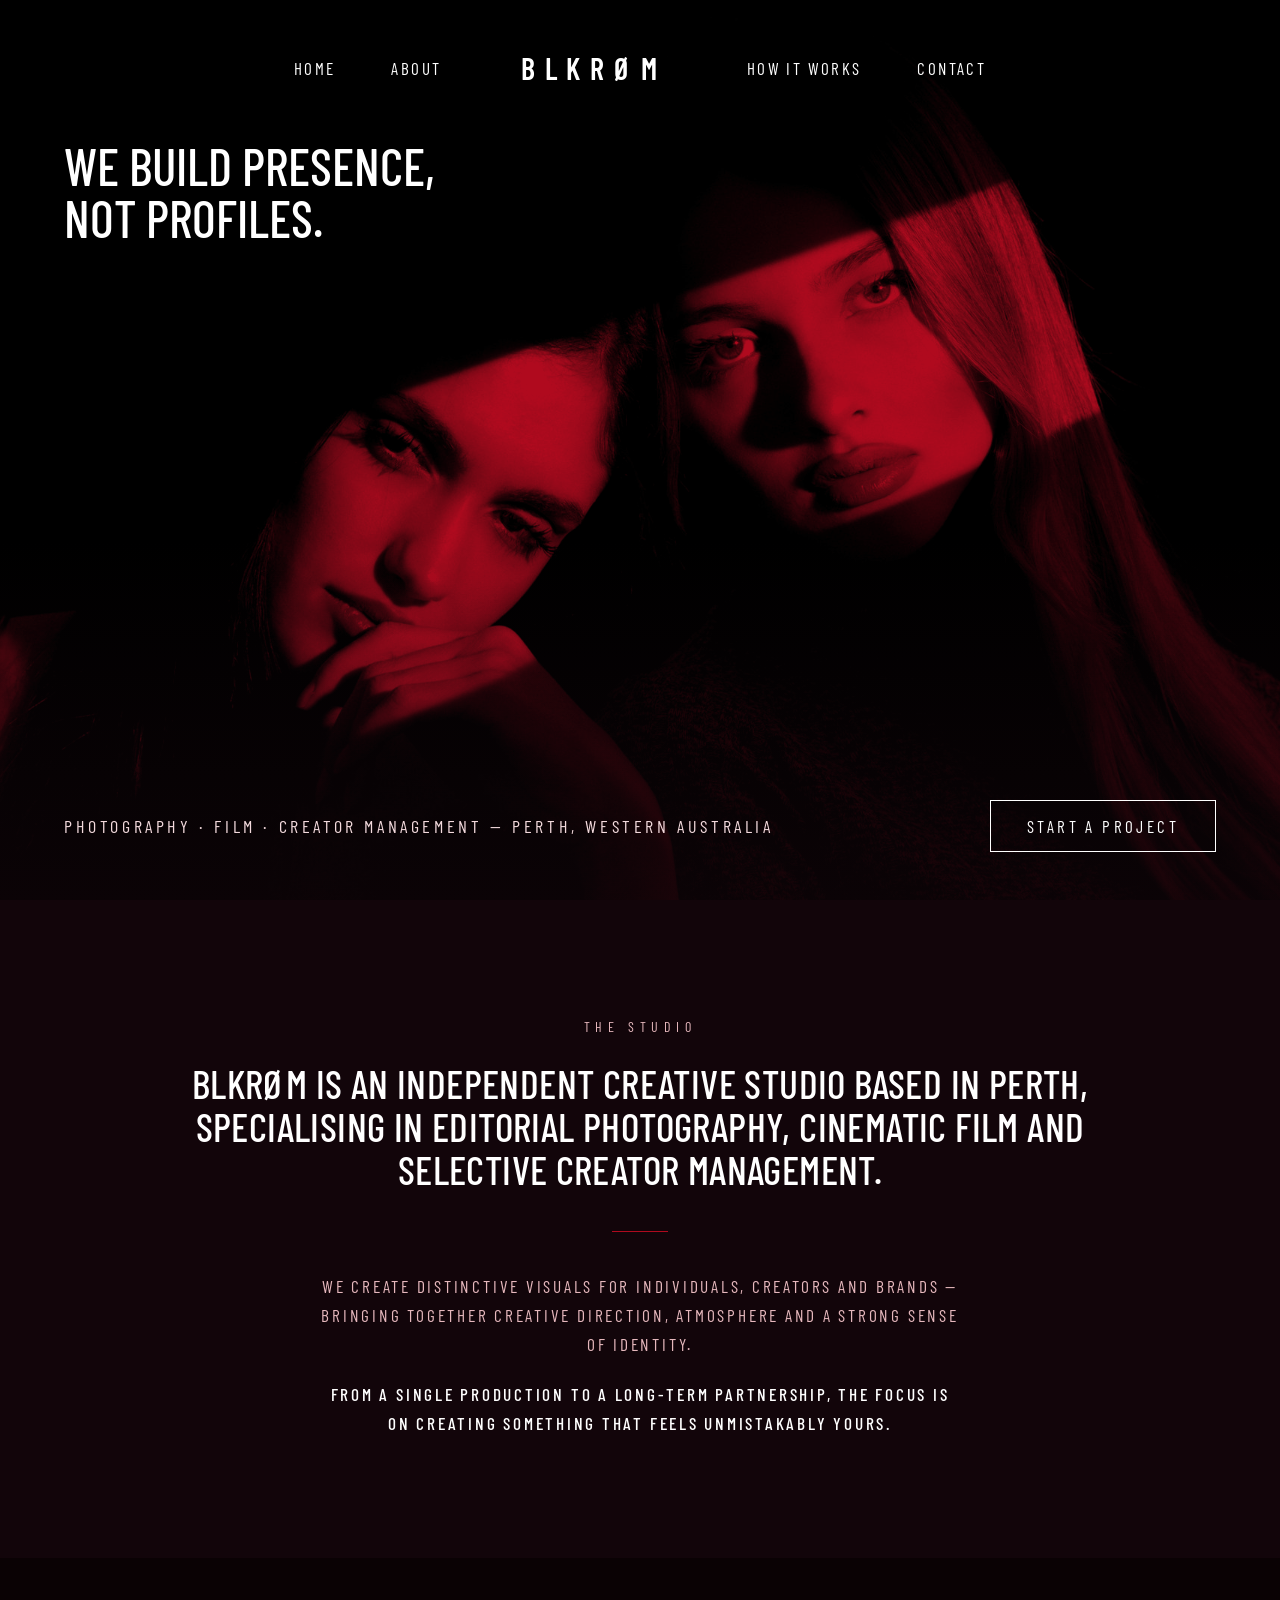
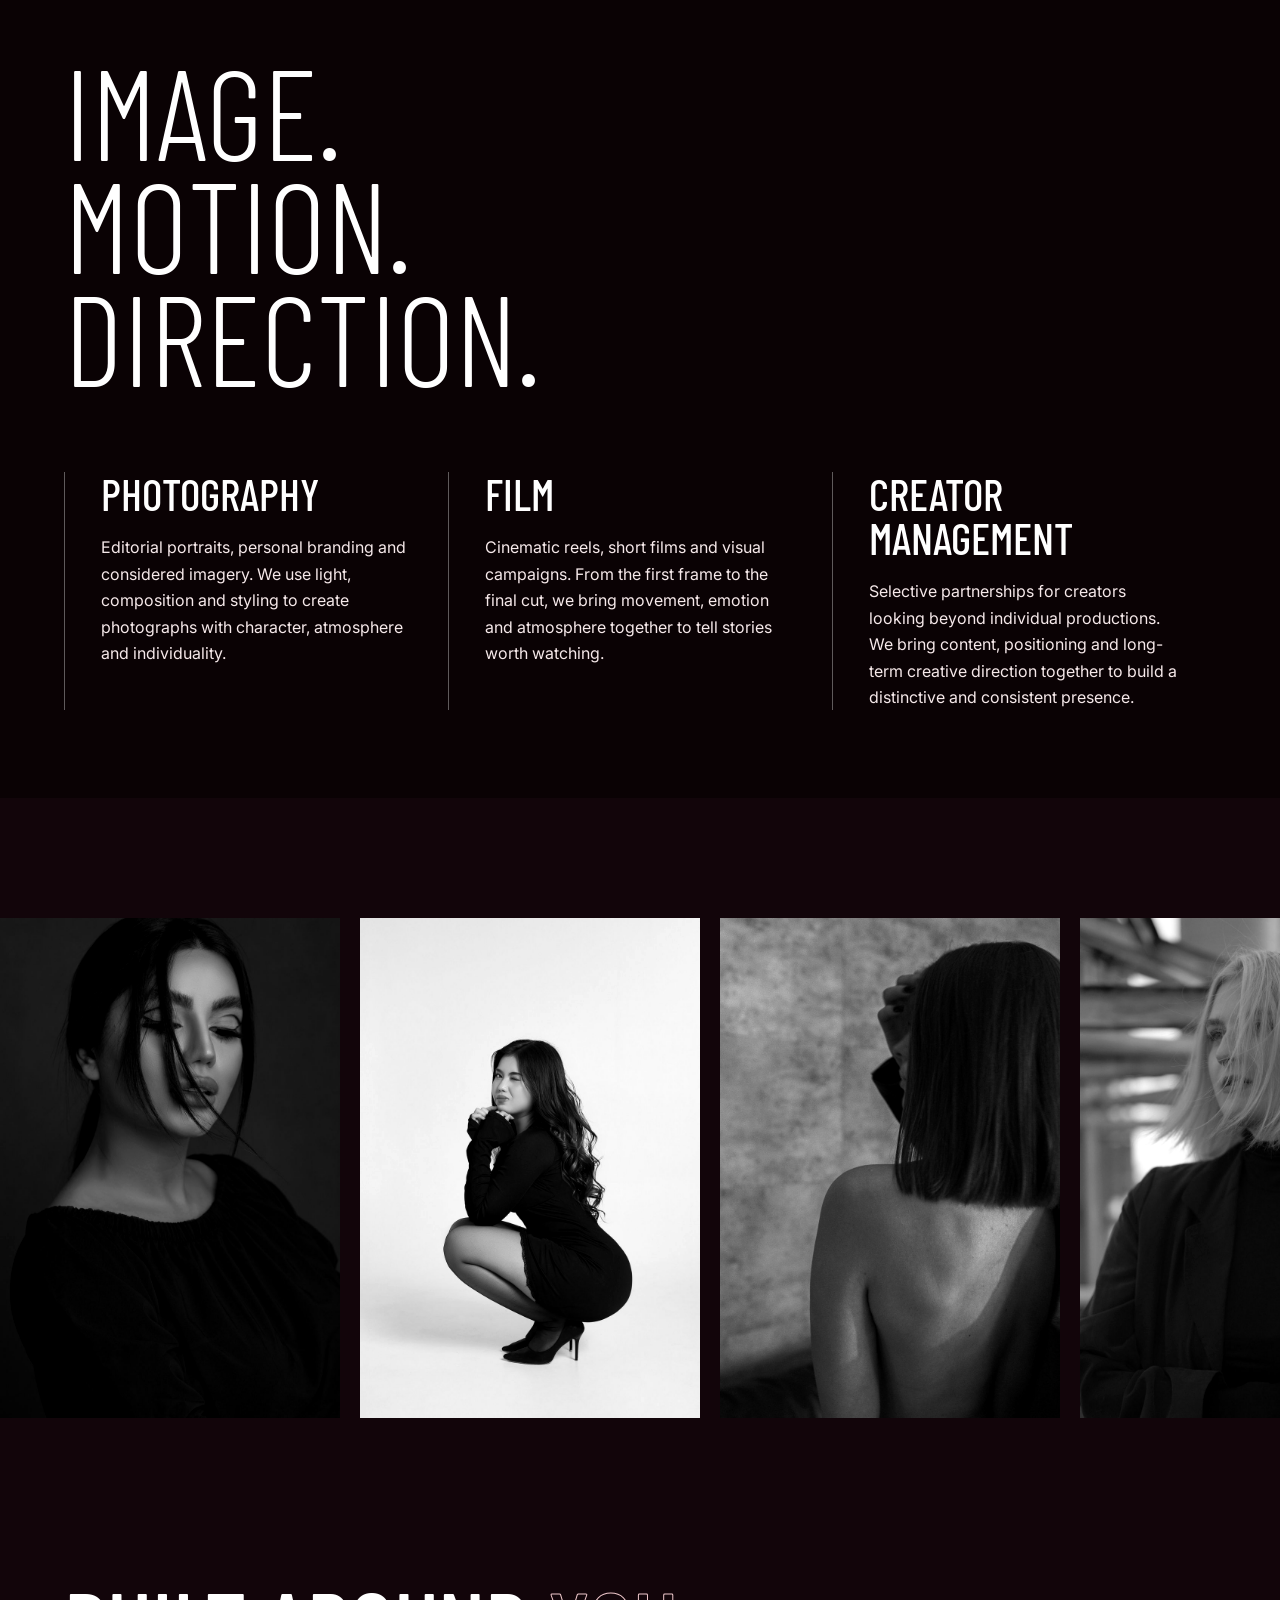
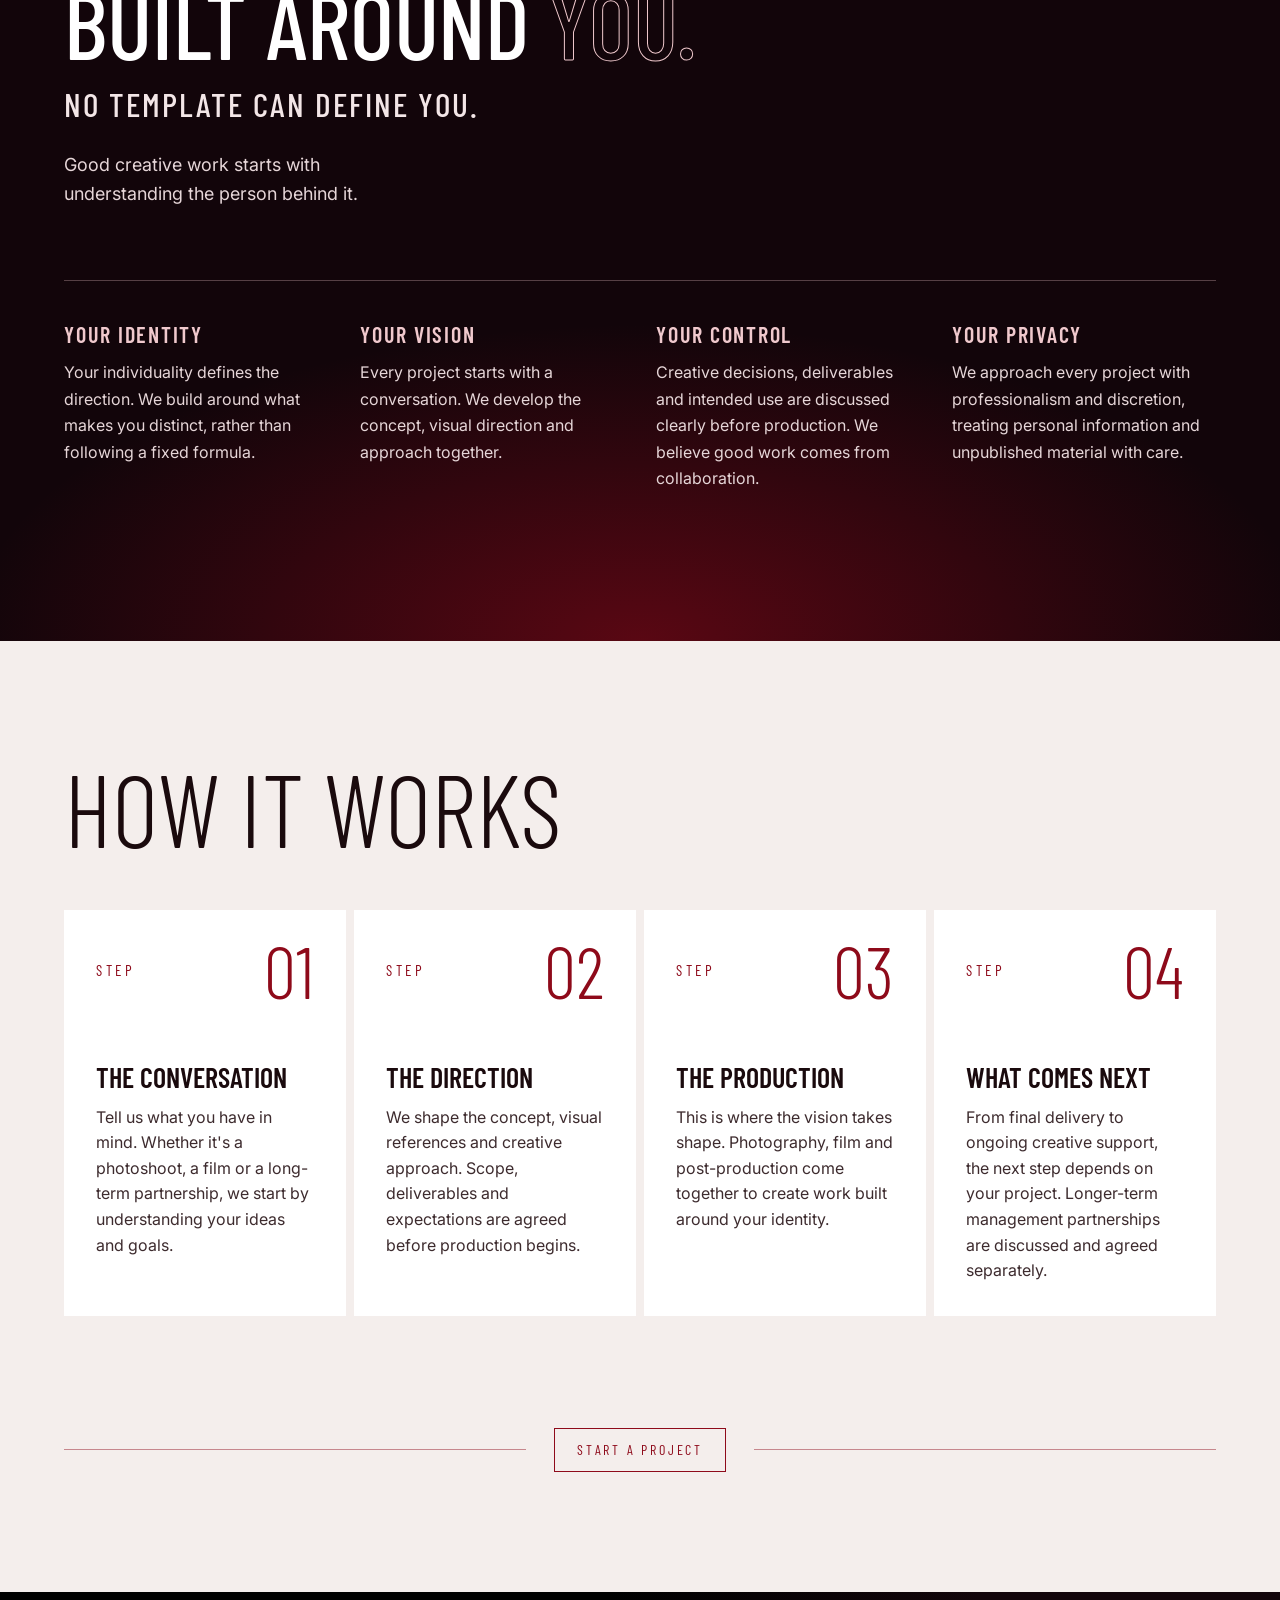
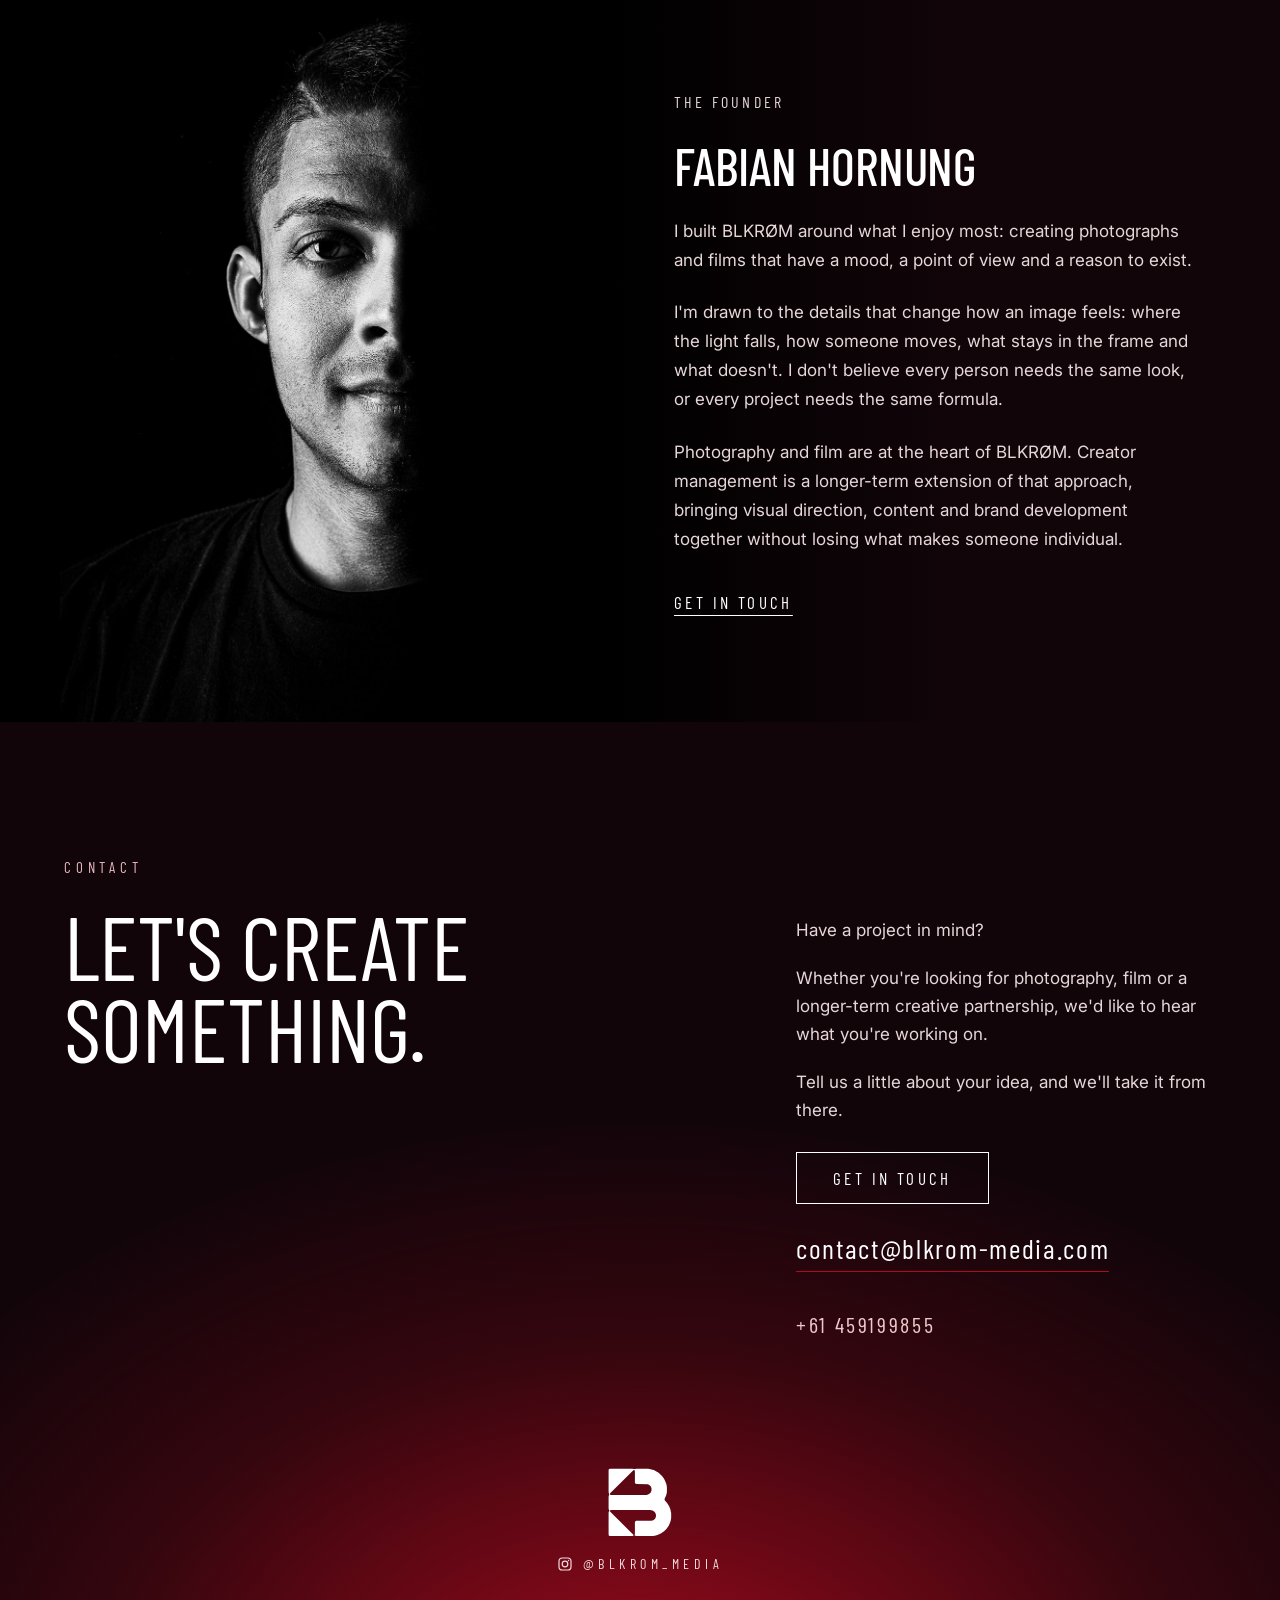
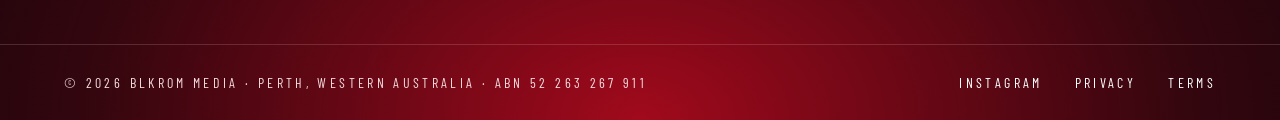
<file: index.html>
<!doctype html>
<html lang="en">
<head>
<meta charset="utf-8">
<meta name="viewport" content="width=device-width, initial-scale=1">
<title>BLKRØM Media — Photography · Film · Creator management, Perth</title>
<meta name="description" content="BLKRØM Media is an independent creative studio in Perth for photography, film and creator management. We build presence, not profiles.">
<meta name="theme-color" content="#12050A">
<meta property="og:title" content="BLKRØM Media — Photography · Film · Creator management, Perth">
<meta property="og:description" content="BLKRØM Media is an independent creative studio in Perth for photography, film and creator management. We build presence, not profiles.">
<meta property="og:type" content="website">
<meta property="og:image" content="https://blkrom-media.com/hero.jpg">
<link rel="icon" type="image/svg+xml" href="/favicon.svg">
<link rel="icon" type="image/png" href="/favicon-96x96.png" sizes="96x96">
<link rel="shortcut icon" href="/favicon.ico">
<link rel="apple-touch-icon" sizes="180x180" href="/apple-touch-icon.png">
<meta name="apple-mobile-web-app-title" content="BLKRØM">
<link rel="manifest" href="/site.webmanifest">
<link rel="preconnect" href="https://fonts.googleapis.com">
<link rel="preconnect" href="https://fonts.gstatic.com" crossorigin>
<link rel="stylesheet" href="https://fonts.googleapis.com/css2?family=Barlow+Condensed:wght@300;400;500;600&family=Inter:wght@400;500&display=swap">
<style>
/* BLKRØM Media — site styles */
:root{
  --accent:#B00A1E;
  --bg:#12050A;
  --soft:#E6D6D8;
  --rose:#E6B8BD;
  --pale:#F0C9CD;
  --line:#5A1E27;
  --pad:64px;
  --cond:'Barlow Condensed',sans-serif;
}
*{box-sizing:border-box}
html{scroll-behavior:smooth}
body{margin:0;background:var(--bg);color:#fff;font-family:'Inter',sans-serif;-webkit-font-smoothing:antialiased}
a{color:#fff}
a:hover{color:var(--pale)}
a:focus-visible,button:focus-visible,input:focus-visible,textarea:focus-visible{outline:2px solid var(--pale);outline-offset:3px}
img{display:block;max-width:100%}
h1,h2,h3,p{margin:0}
.page{display:flex;flex-direction:column;min-height:100vh;overflow:hidden}
.eyebrow{font-family:var(--cond);font-size:15px;letter-spacing:.32em;text-transform:uppercase;color:var(--rose)}
.bgimg{position:absolute;inset:0;width:100%;height:100%;object-fit:cover;filter:grayscale(1) contrast(1.05)}
.tint{position:absolute;inset:0;background:var(--accent);mix-blend-mode:multiply}

/* nav */
.nav{position:relative;display:flex;flex-wrap:wrap;align-items:center;justify-content:center;gap:0 56px;padding:44px 32px 0;font-family:var(--cond);font-size:17px;letter-spacing:.14em;text-transform:uppercase}
.nav a{text-decoration:none;padding:12px 0}
.nav .logo{font-size:30px;font-weight:600;letter-spacing:.32em;padding:6px 24px}

/* hero */
.hero{position:relative;min-height:860px;display:flex;flex-direction:column;overflow:hidden}
.fade{position:absolute;inset:0;background:linear-gradient(to top,rgba(18,5,10,.6) 0%,rgba(18,5,10,0) 40%)}
.hero-body{position:relative;flex:1;display:flex;flex-direction:column;justify-content:space-between;gap:48px;padding:48px var(--pad)}
.hero h1{font-family:var(--cond);font-weight:500;font-size:clamp(34px,4vw,58px);line-height:1.02;text-transform:uppercase}
.hero-row{display:flex;flex-wrap:wrap;align-items:center;justify-content:space-between;gap:24px}
.hero-row p{font-family:var(--cond);font-size:18px;letter-spacing:.2em;text-transform:uppercase;color:#F3DADD}
.btn-line{display:inline-flex;align-items:center;min-height:52px;padding:0 36px;border:1px solid #fff;text-decoration:none;font-family:var(--cond);font-size:17px;letter-spacing:.2em;text-transform:uppercase}
.btn-line:hover{background:#fff;color:var(--bg)}

/* statement */
.statement{padding:120px 32px;display:flex;justify-content:center}
.statement p{max-width:900px;text-align:center;font-family:var(--cond);font-weight:400;font-size:clamp(28px,3.2vw,44px);line-height:1.25;text-transform:uppercase;letter-spacing:.02em}

/* image. motion. direction. */
.cinema{position:relative;min-height:760px;display:flex;flex-direction:column;justify-content:space-between;gap:80px;padding:96px var(--pad) 88px;overflow:hidden}
.cinema .shade{position:absolute;inset:0;background:linear-gradient(to top,rgba(18,5,10,.75) 0%,rgba(18,5,10,0) 60%)}
.cinema h2{position:relative;font-family:var(--cond);font-weight:300;font-size:clamp(56px,10vw,150px);line-height:.88;text-transform:uppercase}
.cinema-cols{position:relative;display:grid;grid-template-columns:repeat(3,minmax(0,1fr))}
.cinema-cols>div{padding:0 36px;border-left:1px solid rgba(255,255,255,.35);display:flex;flex-direction:column;gap:18px}
.cinema-cols .n{font-family:var(--cond);font-size:16px;letter-spacing:.24em;color:#F3DADD}
.cinema-cols h3{font-family:var(--cond);font-weight:500;font-size:44px;line-height:1;text-transform:uppercase}
.cinema-cols p{font-size:16px;line-height:1.65;color:#F6E9EA}

/* carousel */
.reel{padding:120px 0;overflow:hidden}
.drift{display:flex;width:max-content;animation:drift 80s linear infinite}
.drift .frame{position:relative;flex:none;width:340px;height:500px;margin-right:20px;overflow:hidden}
.drift .frame img{position:absolute;inset:0;width:100%;height:100%;object-fit:cover;filter:grayscale(1) contrast(1.05)}
@keyframes drift{from{transform:translateX(-50%)}to{transform:translateX(0)}}

/* what stays yours */
.yours{position:relative;padding:40px var(--pad) 150px;display:flex;flex-direction:column;gap:72px;background:radial-gradient(ellipse 70% 60% at 50% 100%,color-mix(in srgb,var(--accent) 45%,transparent) 0%,rgba(18,5,10,0) 75%)}
.yours .big{font-family:var(--cond);font-weight:500;font-size:clamp(52px,7.4vw,108px);line-height:.95;text-transform:uppercase}
.yours .big span{color:transparent;-webkit-text-stroke:1px var(--pale)}
.yours-cols{display:grid;grid-template-columns:repeat(4,minmax(0,1fr));gap:32px;padding-top:40px;border-top:1px solid rgba(240,201,205,.3)}
.yours-cols h3{font-family:var(--cond);font-weight:600;font-size:22px;letter-spacing:.08em;text-transform:uppercase;color:var(--pale);margin-bottom:12px}
.yours-cols p{font-size:16px;line-height:1.65;color:var(--soft)}

/* how it works */
.how{background:#F4EEEC;color:#1A0A0D;padding:120px var(--pad);display:flex;flex-direction:column;gap:56px}
.how h2{font-family:var(--cond);font-weight:300;font-size:clamp(56px,8vw,118px);line-height:.9;text-transform:uppercase}
.steps{display:flex;flex-wrap:wrap;gap:8px}
.step{flex:1 1 240px;min-height:340px;padding:32px;background:#fff;display:flex;flex-direction:column;justify-content:space-between;gap:32px}
.step-top{display:flex;align-items:center;justify-content:space-between;font-family:var(--cond);color:#8E0A1A}
.step-top span{font-size:15px;letter-spacing:.24em;text-transform:uppercase}
.step-top b{font-weight:300;font-size:72px;line-height:.8}
.step h3{font-family:var(--cond);font-weight:600;font-size:28px;line-height:1.05;text-transform:uppercase;margin-bottom:12px}
.step p{font-size:16px;line-height:1.6;color:#3D2B2E}

/* about */
.about{display:flex;flex-wrap:wrap;align-items:stretch}
.about-photo{flex:1 1 380px;min-height:620px;position:relative;background:#000;overflow:hidden}
.about-photo img{position:absolute;inset:0;width:100%;height:100%;object-fit:cover;object-position:60% 30%;filter:grayscale(1)}
.about-text{flex:1 1 440px;padding:96px var(--pad);display:flex;flex-direction:column;justify-content:center;gap:24px}
.about-text h2{font-family:var(--cond);font-weight:500;font-size:clamp(36px,4vw,56px);line-height:1.05;text-transform:uppercase}
.about-text p{max-width:520px;font-size:17px;line-height:1.7;color:var(--soft)}
.about-text .eyebrow{font-size:16px;letter-spacing:.2em}
.about-text .more{align-self:flex-start;display:inline-flex;align-items:center;min-height:48px;font-family:var(--cond);font-size:17px;letter-spacing:.2em;text-transform:uppercase;text-underline-offset:6px}

/* portrait fades into the text side */

/* small pulsing call to action */
.how-head{display:flex;flex-wrap:wrap;align-items:center;justify-content:space-between;gap:20px 32px}
.pulse{display:inline-flex;align-items:center;min-height:44px;padding:0 22px;border:1px solid #8E0A1A;color:#8E0A1A;text-decoration:none;font-family:var(--cond);font-size:14px;letter-spacing:.2em;text-transform:uppercase;animation:pulse 2.4s ease-out infinite}
.pulse:hover{background:var(--accent);border-color:var(--accent);color:#fff;animation:none}
@keyframes pulse{0%{box-shadow:0 0 0 0 rgba(176,10,30,.5)}70%{box-shadow:0 0 0 14px rgba(176,10,30,0)}100%{box-shadow:0 0 0 0 rgba(176,10,30,0)}}
@media (prefers-reduced-motion:reduce){.pulse{animation:none}}

/* instagram glyph beside the handle */
.handle{display:inline-flex;align-items:center;gap:10px}
.handle .ig{flex:none}

/* footer */
.foot{display:flex;flex-direction:column;overflow:hidden;background:radial-gradient(ellipse 85% 75% at 50% 100%,color-mix(in srgb,var(--accent) 90%,transparent) 0%,color-mix(in srgb,var(--accent) 60%,transparent) 22%,color-mix(in srgb,var(--accent) 22%,transparent) 50%,rgba(18,5,10,0) 80%),var(--bg)}
.contact{padding:136px var(--pad) 112px;display:flex;flex-wrap:wrap;align-items:flex-end;justify-content:space-between;gap:56px}
.contact h2{font-family:var(--cond);font-weight:400;font-size:clamp(64px,9vw,136px);line-height:.92;text-transform:uppercase;margin-top:28px}
.contact-side{max-width:420px;display:flex;flex-direction:column;gap:20px}
.contact-side p{font-size:17px;line-height:1.65;color:var(--soft)}
.contact-side .mail{align-self:flex-start;display:inline-flex;align-items:center;min-height:48px;font-family:var(--cond);font-size:28px;letter-spacing:.06em;text-decoration:none;border-bottom:1px solid var(--accent);overflow-wrap:anywhere}
.contact-side .tel{align-self:flex-start;display:inline-flex;align-items:center;min-height:48px;margin-top:8px;font-family:var(--cond);font-size:22px;letter-spacing:.12em;text-decoration:none;color:var(--pale)}
.mark{display:flex;justify-content:center;padding:8px 0 72px}
.mark a{display:inline-flex;flex-direction:column;align-items:center;gap:18px;min-height:48px;text-decoration:none;font-family:var(--cond);font-size:14px;letter-spacing:.32em;text-transform:uppercase;color:#F3DADD}
.mark img{width:64px;height:auto}
.bar{margin-top:auto;border-top:1px solid rgba(240,201,205,.18);padding:14px var(--pad);display:flex;flex-wrap:wrap;align-items:center;justify-content:space-between;gap:8px 32px;font-family:var(--cond);font-size:14px;letter-spacing:.24em;text-transform:uppercase;color:#F3DADD}
.bar nav{display:flex;flex-wrap:wrap;gap:0 32px}
.bar nav a{text-decoration:none;padding:15px 0}

/* apply page */
.apply{flex:1;display:flex;flex-wrap:wrap;align-items:stretch}
.apply-visual{position:relative;flex:1 1 520px;min-height:620px;display:flex;flex-direction:column;overflow:hidden}
.apply-visual .shade{position:absolute;inset:0;background:linear-gradient(to top,rgba(18,5,10,.8) 0%,rgba(18,5,10,0) 65%)}
.apply-visual .logo{position:relative;align-self:flex-start;margin:44px var(--pad) 0;padding:6px 0;text-decoration:none;font-family:var(--cond);font-size:30px;font-weight:600;letter-spacing:.32em}
.apply-copy{position:relative;margin-top:auto;padding:64px var(--pad);display:flex;flex-direction:column;gap:28px}
.apply-copy .eyebrow{color:#F3DADD}
.apply-copy h1{font-family:var(--cond);font-weight:300;font-size:clamp(64px,8.5vw,128px);line-height:.88;text-transform:uppercase}
.apply-copy p{max-width:440px;font-size:17px;line-height:1.65;color:#F6E9EA}
.pledges{display:grid;grid-template-columns:repeat(3,minmax(0,1fr));gap:24px;padding-top:28px;border-top:1px solid rgba(255,255,255,.35);font-family:var(--cond);font-size:16px;letter-spacing:.14em;text-transform:uppercase;color:#F3DADD}
.apply-form{flex:1 1 520px;padding:48px 80px 80px;display:flex;flex-direction:column;gap:32px}
.apply-form .back{align-self:flex-end;display:inline-flex;align-items:center;min-height:48px;font-family:var(--cond);font-size:15px;letter-spacing:.2em;text-transform:uppercase;text-decoration:none}
.row2{display:grid;grid-template-columns:repeat(auto-fit,minmax(220px,1fr));gap:32px 40px}
.field{display:flex;flex-direction:column;gap:4px}
.lab{font-family:var(--cond);font-size:15px;letter-spacing:.24em;text-transform:uppercase;color:var(--rose)}
.lab i{font-style:normal;letter-spacing:.08em;text-transform:none;color:#B79AA0}
.f{width:100%;min-height:52px;padding:12px 0;background:transparent;border:0;border-bottom:1px solid #6B2A32;border-radius:0;color:#fff;font-family:'Inter',sans-serif;font-size:17px}
textarea.f{resize:vertical;line-height:1.6}
.f::placeholder{color:#B79AA0}
fieldset{margin:0;padding:0;border:0}
legend{padding:0 0 8px}
.checks{display:flex;flex-wrap:wrap;gap:4px 40px}
.chk{display:flex;align-items:center;gap:14px;min-height:48px;font-size:16px;line-height:1.5;color:var(--soft)}
.chk input{width:22px;height:22px;margin:0;accent-color:var(--accent);flex:none}
.submit-row{display:flex;flex-wrap:wrap;align-items:center;gap:24px 32px}
.send{min-height:56px;padding:0 44px;background:var(--accent);color:#fff;border:0;border-radius:0;cursor:pointer;font-family:var(--cond);font-size:17px;letter-spacing:.2em;text-transform:uppercase}
.send:hover{background:#C70C22}
.send[disabled]{opacity:.6;cursor:wait}
.note{max-width:300px;font-size:14px;line-height:1.55;color:#D9C3C6}
.status{font-size:17px;line-height:1.6;color:#F6E9EA}
.status[hidden]{display:none}
.hp{position:absolute;left:-9999px;width:1px;height:1px;overflow:hidden}

/* legal pages */
.legal-head{position:relative;display:flex;flex-direction:column;background:radial-gradient(ellipse 80% 90% at 50% 0%,color-mix(in srgb,var(--accent) 70%,transparent) 0%,color-mix(in srgb,var(--accent) 25%,transparent) 45%,rgba(18,5,10,0) 80%)}
.legal-title{padding:120px var(--pad) 96px;display:flex;flex-wrap:wrap;align-items:flex-end;justify-content:space-between;gap:40px}
.legal-title .eyebrow{color:#F3DADD;margin-bottom:24px}
.legal-title h1{font-family:var(--cond);font-weight:300;font-size:clamp(64px,9vw,136px);line-height:.88;text-transform:uppercase}
.legal-meta{display:flex;flex-direction:column;gap:10px;text-align:right}
.legal-meta p:first-child{font-size:17px;line-height:1.6;color:#F6E9EA}
.legal-meta p:last-child{font-family:var(--cond);font-size:15px;letter-spacing:.24em;text-transform:uppercase;color:#F3DADD}
.legal{padding:0 var(--pad) 120px;display:flex;flex-direction:column}
.legal section{display:grid;grid-template-columns:72px minmax(0,300px) minmax(0,680px);gap:32px;padding:40px 0;border-top:1px solid var(--line)}
.legal section:last-child{border-bottom:1px solid var(--line)}
.legal .num{margin-top:6px;font-family:var(--cond);font-size:16px;letter-spacing:.24em;color:var(--rose)}
.legal h2{font-family:var(--cond);font-weight:500;font-size:32px;line-height:1.05;text-transform:uppercase}
.legal .body{display:flex;flex-direction:column;gap:16px}
.legal .body p,.legal .body li{font-size:17px;line-height:1.75;color:var(--soft)}
.legal ul{margin:0;padding:0 0 0 22px;display:flex;flex-direction:column;gap:16px}
.legal strong{color:#fff;font-weight:500}

/* tablet */
@media (max-width:1000px){
  :root{--pad:40px}
  .cinema-cols{grid-template-columns:1fr;gap:40px}
  .cinema-cols>div{padding:0 0 0 24px}
  .yours-cols{grid-template-columns:repeat(2,minmax(0,1fr))}
  .apply-form{padding:48px var(--pad) 72px}
  .legal section{grid-template-columns:56px minmax(0,1fr);gap:16px 24px}
  .legal .body{grid-column:2}
  .legal-meta{text-align:left}
}
/* phone */
@media (max-width:640px){
  :root{--pad:24px}
  .nav{gap:0 28px;padding:28px 20px 0;font-size:15px}
  .nav .logo{order:-1;flex-basis:100%;text-align:center;padding:6px 0 10px;font-size:26px}
  .hero{min-height:720px}
  .hero-body{padding:32px var(--pad) 40px}
  .hero-row p{font-size:15px;letter-spacing:.14em}
  .hero-row .btn-line{width:100%;justify-content:center}
  .statement{padding:80px 24px}
  .cinema{min-height:0;padding:72px var(--pad) 64px;gap:56px}
  .cinema-cols h3{font-size:36px}
  .reel{padding:72px 0}
  .drift .frame{width:240px;height:360px;margin-right:12px}
  .yours{padding:24px var(--pad) 96px;gap:48px}
  .yours-cols{grid-template-columns:1fr;gap:28px}
  .how{padding:80px var(--pad);gap:40px}
  .step{flex-basis:100%;min-height:0}
  .about-photo{min-height:460px}
  .about-text{padding:64px var(--pad)}
  .contact{padding:88px var(--pad) 72px;gap:40px}
  .contact-side .mail{font-size:24px}
  .mark{padding-bottom:56px}
  .bar{font-size:13px;letter-spacing:.16em}
  .apply-visual{min-height:520px}
  .apply-visual .logo{margin:28px var(--pad) 0;font-size:26px}
  .apply-copy{padding:48px var(--pad)}
  .pledges{grid-template-columns:1fr;gap:10px}
  .apply-form{padding:40px var(--pad) 64px}
  .apply-form .back{align-self:flex-start}
  .send{width:100%}
  .legal-title{padding:72px var(--pad) 56px}
  .legal section{grid-template-columns:1fr;padding:28px 0}
  .legal .body{grid-column:1}
}

/* privacy + terms: red top, anthracite body */
.legal-page{background:#161618}
.legal-page .legal-head{background:radial-gradient(ellipse 80% 70% at 50% 0%,color-mix(in srgb,var(--accent) 75%,transparent) 0%,color-mix(in srgb,var(--accent) 30%,transparent) 45%,rgba(22,22,24,0) 85%),linear-gradient(to bottom,#2A0A11 0%,#161618 100%)}
.legal-page .legal section{border-color:#2C2C30}
.legal-page .legal .num{color:#A9A9B0}
.legal-page .legal .body p,.legal-page .legal .body li{color:#D8D8DC}
.legal-page .bar{border-top-color:#2C2C30;background:#161618}
@media (max-width:1000px){}
@media (max-width:640px){
  .nav{flex-wrap:nowrap;justify-content:center;gap:0 clamp(12px,4vw,18px);padding:26px 12px 0;font-size:clamp(12px,3.7vw,14px);letter-spacing:.08em;white-space:nowrap}
  .nav .logo{flex-basis:auto;position:absolute;left:0;right:0;top:20px;text-align:center;padding:0;font-size:26px;letter-spacing:.3em}
  .nav{padding-top:86px}
  .hero{min-height:max(600px,88svh)}
  .hero-row p span{display:block}
  .hero-row p .dash{display:none}
  .pulse{width:100%;justify-content:center}
}
@media (max-width:640px){.hero-row p{font-size:clamp(10px,3.1vw,13px);letter-spacing:.1em;white-space:nowrap}.hero-row p span{white-space:nowrap}}

.how-cta{display:flex;align-items:center;gap:28px;margin-top:56px}
.how-cta .ln{flex:1;height:1px;background:#8E0A1A;opacity:.45}
@media (max-width:640px){.how-cta{gap:16px;margin-top:40px}.how-cta .pulse{width:auto;padding:0 18px;white-space:nowrap}}

.about-text{background:linear-gradient(to right,#000 0%,var(--bg) 55%)}
@media (max-width:1000px){.about-text{background:linear-gradient(to bottom,#000 0%,var(--bg) 40%)}}
.steps{display:grid;grid-template-columns:repeat(4,1fr)}
.step{flex:none}
@media (max-width:1000px){.steps{grid-template-columns:repeat(2,1fr)}}
@media (max-width:640px){
 .steps{gap:6px}
 .step{padding:16px 14px;gap:18px;min-height:0}
 .step-top span{font-size:11px;letter-spacing:.18em}
 .step-top b{font-size:40px}
 .step h3{font-size:18px;margin-bottom:8px}
 .step p{font-size:13px;line-height:1.5}
}
.legal-page .bar{background:var(--accent);border-top-color:rgba(255,255,255,.25);color:#fff}
.legal-page .bar a{color:#fff}
.apply-form{background:linear-gradient(to bottom,#8A0A1B 0%,#6A0914 50%,#161618 100%)}
@media (max-width:1000px){.apply-form{background:linear-gradient(to bottom,#6A0914 0%,#6A0914 50%,#161618 100%)}}
.legal-page .bar{background:#5E0B16}
.apply-form{background:linear-gradient(to bottom,#3A0B10 0%,#3A0B10 50%,#161618 100%)}
@media (max-width:1000px){.apply-form{background:linear-gradient(to bottom,#3A0B10 0%,#3A0B10 50%,#161618 100%)}}

.done{position:fixed;inset:0;z-index:100;display:flex;align-items:center;justify-content:center;padding:24px;background:rgba(10,3,6,.94);overflow:auto}
.done[hidden]{display:none}
.done-glow{position:absolute;left:50%;bottom:-180px;width:720px;height:420px;margin-left:-360px;background:radial-gradient(ellipse at center,rgba(176,10,30,.65) 0%,rgba(176,10,30,0) 70%);animation:glow 3.2s ease-in-out infinite;pointer-events:none}
.done-card{position:relative;background:var(--bg);border:1px solid rgba(240,201,205,.22);border-top:2px solid var(--accent);max-width:460px;width:100%;padding:52px 40px 40px;text-align:center;display:flex;flex-direction:column;align-items:center}
.done-card svg{margin-bottom:26px}
.done-eye{font-family:var(--cond);font-size:12px;letter-spacing:.4em;text-transform:uppercase;color:#E6B8BD}
.done-card h2{font-family:var(--cond);font-weight:300;text-transform:uppercase;font-size:clamp(52px,17vw,76px);line-height:.9;letter-spacing:.01em;margin-top:12px;color:#fff}
.done-card h2 span{display:block}
.done-card h2 .o{color:transparent;-webkit-text-stroke:1px #E6B8BD;margin-top:4px}
.done-card hr{width:100%;border:0;height:1px;background:rgba(240,201,205,.2);margin:30px 0 22px}
.done-p{font-size:15px;line-height:1.65;color:var(--soft);max-width:340px;margin-bottom:26px}
.done-tags{display:flex;flex-wrap:wrap;justify-content:center;gap:8px 22px;font-family:var(--cond);font-size:12px;letter-spacing:.22em;text-transform:uppercase;color:#E6B8BD;margin-bottom:30px}
.done-btn{display:inline-flex;align-items:center;min-height:48px;padding:0 42px;background:var(--accent);border:1px solid var(--accent);color:#fff;text-decoration:none;font-family:var(--cond);font-size:15px;letter-spacing:.24em;text-transform:uppercase}
.done-btn:hover{background:transparent}
@keyframes ring{from{stroke-dashoffset:176}to{stroke-dashoffset:0}}
@keyframes tick{from{stroke-dashoffset:34}to{stroke-dashoffset:0}}
@keyframes glow{0%,100%{opacity:.75}50%{opacity:1}}
.rg{stroke-dasharray:176;stroke-dashoffset:176;animation:ring 1.1s .2s ease-out forwards}
.tk{stroke-dasharray:34;stroke-dashoffset:34;animation:tick .5s 1.1s ease-out forwards}
.done-card h2{font-size:clamp(40px,12vw,64px)}.done-card h2 span{white-space:nowrap}
.hero .bgimg{filter:grayscale(1) contrast(1.05) brightness(1.15)}
.cinema .bgimg{filter:grayscale(1) contrast(1.2) brightness(1.9)}
@media (max-width:640px){.cinema .bgimg{filter:grayscale(1) contrast(1.2) brightness(1.4)}}
.cinema{background:#0A0204}
.slides{position:absolute;top:0;bottom:0;right:0;width:58%;-webkit-mask-image:linear-gradient(to right,transparent 0%,#000 38%);mask-image:linear-gradient(to right,transparent 0%,#000 38%)}
.slides img{position:absolute;inset:0;width:100%;height:100%;object-fit:cover;object-position:50% 32%;opacity:0;animation:slide 18s infinite ease-in-out;transform:scale(1)}
.slides img:nth-child(1){animation-delay:0s}
.slides img:nth-child(2){animation-delay:6s}
.slides img:nth-child(3){animation-delay:12s}
@keyframes slide{0%{opacity:0;transform:scale(1)}14%{opacity:1}33.4%{opacity:1}47%{opacity:0;transform:scale(1.03)}100%{opacity:0;transform:scale(1)}}
.cinema .shade{background:linear-gradient(to top,rgba(10,2,4,.85) 0%,rgba(10,2,4,0) 45%)}
@media (max-width:1000px){.slides{width:100%;-webkit-mask-image:linear-gradient(to bottom,#000 0%,#000 30%,rgba(0,0,0,.35) 75%);mask-image:linear-gradient(to bottom,#000 0%,#000 30%,rgba(0,0,0,.35) 75%)}}
@media (max-width:1000px){.slides img{object-position:60% 25%;filter:brightness(.72)}}
/* text revision */
.statement-text{max-width:980px;display:flex;flex-direction:column;gap:32px}
.statement p{font-size:clamp(24px,2.5vw,36px);line-height:1.3}
.yours-head{display:flex;flex-direction:column;gap:22px}
.yours .sub{max-width:560px;font-size:18px;line-height:1.6;color:var(--soft)}
.contact-side .contact-cta{align-self:flex-start;margin-top:8px}
@media (max-width:640px){.statement-text{gap:24px}.statement p{font-size:clamp(20px,5.6vw,26px)}.yours .sub{font-size:16px}}
.contact h2{font-size:clamp(56px,7vw,112px)}
.yours-head{gap:0}
.yours .second{margin-top:18px;font-family:var(--cond);font-weight:500;font-size:clamp(24px,2.6vw,38px);line-height:1.1;letter-spacing:.06em;text-transform:uppercase;color:#F3E6E7}
.yours .sub{margin-top:28px;max-width:34ch}
@media (min-width:1001px){.hero{min-height:100vh;min-height:100svh}.hero .bgimg{object-position:50% 22%!important}}
@media (max-width:640px){.yours .second{margin-top:14px;font-size:clamp(20px,6vw,26px);letter-spacing:.04em}.yours .sub{margin-top:20px}}
/* statement A2 */
.statement-text{max-width:980px;gap:0;align-items:center;text-align:center}
.statement .st-eye{font-family:var(--cond);font-size:14px;line-height:1;letter-spacing:.4em;color:#E6B8BD;margin-bottom:28px}
.statement .st-lead{font-family:var(--cond);font-weight:500;font-size:clamp(28px,3.1vw,46px);line-height:1.08;letter-spacing:.01em;max-width:900px}
.statement .st-line{display:block;width:56px;height:1px;background:var(--accent);margin:40px auto}
.statement .st-small{font-family:var(--cond);font-weight:400;font-size:clamp(16px,1.35vw,19px);line-height:1.7;letter-spacing:.16em;color:#E6B8BD;max-width:640px}
.statement .st-strong{color:#fff;font-weight:500;margin-top:20px}
@media (max-width:640px){.statement .st-eye{font-size:12px;margin-bottom:22px}.statement .st-lead{font-size:clamp(24px,7vw,30px)}.statement .st-line{margin:30px auto}.statement .st-small{font-size:15px;letter-spacing:.12em}}
.step{justify-content:flex-start;gap:0}
.step-top{margin-bottom:clamp(40px,5vw,88px)}
@media (max-width:640px){.step-top{margin-bottom:22px}}
.contact{align-items:flex-start}
.contact-side{padding-top:calc(35px + clamp(56px,7vw,112px) * .26)}
@media (max-width:900px){.contact-side{padding-top:0}}
/* mobile polish */
@media (max-width:640px){
 .steps{grid-template-columns:1fr;gap:10px}
 .step{padding:22px 22px 24px}
 .step-top{margin-bottom:18px}
 .step-top b{font-size:44px}
 .step h3{font-size:22px;margin-bottom:8px}
 .step p{font-size:15px;line-height:1.6}
 .statement{padding:72px 24px}
 .statement .st-lead{font-size:clamp(21px,5.8vw,25px);line-height:1.12}
 .about-text{padding:48px var(--pad) 40px}
 .contact{padding:56px var(--pad) 64px}
}
.nw{white-space:nowrap}

</style>
</head>
<body>
<header class="hero">
<img class="bgimg" src="hero.jpg" alt="Two women with their heads together, lit by a band of light against a black background" style="object-position:50% 100%">
<div class="tint" aria-hidden="true"></div>
<div class="fade" aria-hidden="true"></div>
<nav class="nav" aria-label="Main">
<a href="index.html">Home</a>
<a href="index.html#about">About</a>
<a class="logo" href="index.html" aria-label="BLKRØM home">BLKRØM</a>
<a href="index.html#how">How it works</a>
<a href="index.html#contact">Contact</a>
</nav>
<div class="hero-body">
<h1>We build presence,<br>not profiles.</h1>
<div class="hero-row">
<p><span>Photography · Film · Creator management</span><span class="dash"> — </span><span>Perth, Western Australia</span></p>
<a class="btn-line" href="work-with-blkrom.html">Start a project</a>
</div>
</div>
</header>

<main>
<section class="statement">
<div class="statement-text">
<p class="st-eye">The studio</p>
<p class="st-lead">BLKRØM is an independent creative studio based in Perth, specialising in editorial photography, cinematic film and selective creator management.</p>
<span class="st-line" aria-hidden="true"></span>
<p class="st-small">We create distinctive visuals for individuals, creators and brands — bringing together creative direction, atmosphere and a strong sense of identity.</p>
<p class="st-small st-strong">From a single production to a long-term partnership, the focus is on creating something that feels unmistakably yours.</p>
</div>
</section>

<section class="cinema" aria-label="What we do">
<div class="slides" aria-hidden="true"><img src="motion-1.jpg" alt="" loading="lazy"><img src="motion-2.jpg" alt="" loading="lazy"><img src="motion-3.jpg" alt="" loading="lazy"></div>
<div class="shade" aria-hidden="true"></div>
<h2>Image.<br>Motion.<br>Direction.</h2>
<div class="cinema-cols"><div><h3>Photography</h3><p>Editorial portraits, personal branding and considered imagery. We use light, composition and styling to create photographs with character, atmosphere and individuality.</p></div><div><h3>Film</h3><p>Cinematic reels, short films and visual campaigns. From the first frame to the final cut, we bring movement, emotion and atmosphere together to tell stories worth watching.</p></div><div><h3>Creator management</h3><p>Selective partnerships for creators looking beyond individual productions. We bring content, positioning and long-term creative direction together to build a distinctive and consistent presence.</p></div></div>
</section>

<section class="reel" aria-hidden="true">
<div class="drift"><div class="frame"><img src="band-1.jpg" alt="" decoding="async"></div><div class="frame"><img src="band-2.jpg" alt="" decoding="async"></div><div class="frame"><img src="band-3.jpg" alt="" decoding="async"></div><div class="frame"><img src="band-4.jpg" alt="" decoding="async"></div><div class="frame"><img src="band-5.jpg" alt="" decoding="async"></div><div class="frame"><img src="band-6.jpg" alt="" decoding="async"></div><div class="frame"><img src="band-7.jpg" alt="" decoding="async"></div><div class="frame"><img src="band-1.jpg" alt="" decoding="async"></div><div class="frame"><img src="band-2.jpg" alt="" decoding="async"></div><div class="frame"><img src="band-3.jpg" alt="" decoding="async"></div><div class="frame"><img src="band-4.jpg" alt="" decoding="async"></div><div class="frame"><img src="band-5.jpg" alt="" decoding="async"></div><div class="frame"><img src="band-6.jpg" alt="" decoding="async"></div><div class="frame"><img src="band-7.jpg" alt="" decoding="async"></div></div>
</section>

<section class="yours" aria-label="Built around you">
<div class="yours-head">
<h2 class="big">Built around <span>you.</span></h2>
<p class="second">No template can define you.</p>
<p class="sub">Good creative work starts with understanding the person behind it.</p>
</div>
<div class="yours-cols"><div><h3>Your identity</h3><p>Your individuality defines the direction. We build around what makes you distinct, rather than following a fixed formula.</p></div><div><h3>Your vision</h3><p>Every project starts with a conversation. We develop the concept, visual direction and approach together.</p></div><div><h3>Your control</h3><p>Creative decisions, deliverables and intended use are discussed clearly before production. We believe good work comes from collaboration.</p></div><div><h3>Your privacy</h3><p>We approach every project with professionalism and discretion, treating personal information and unpublished material with care.</p></div></div>
</section>

<section class="how" id="how" aria-label="How it works">
<div class="how-head"><h2>How it works</h2></div>
<div class="steps"><div class="step"><div class="step-top"><span>Step</span><b>01</b></div><div><h3>The conversation</h3><p>Tell us what you have in mind. Whether it's a photoshoot, a film or a long-term partnership, we start by understanding your ideas and goals.</p></div></div><div class="step"><div class="step-top"><span>Step</span><b>02</b></div><div><h3>The direction</h3><p>We shape the concept, visual references and creative approach. Scope, deliverables and expectations are agreed before production begins.</p></div></div><div class="step"><div class="step-top"><span>Step</span><b>03</b></div><div><h3>The production</h3><p>This is where the vision takes shape. Photography, film and post-production come together to create work built around your identity.</p></div></div><div class="step"><div class="step-top"><span>Step</span><b>04</b></div><div><h3>What comes next</h3><p>From final delivery to ongoing creative support, the next step depends on your project. Longer-term management partnerships are discussed and agreed separately.</p></div></div></div>
<div class="how-cta"><span class="ln"></span><a class="pulse" href="work-with-blkrom.html">Start a project</a><span class="ln"></span></div>
</section>

<section class="about" id="about">
<div class="about-photo"><img src="about.jpg" alt="Black and white portrait of Fabian Hornung, half of his face lit" loading="lazy"></div>
<div class="about-text">
<p class="eyebrow">The founder</p>
<h2>Fabian Hornung</h2>
<p>I built BLKRØM around what I enjoy most: creating photographs and films that have a mood, a point of view and a reason to exist.</p>
<p>I'm drawn to the details that change how an image feels: where the light falls, how someone moves, what stays in the frame and what doesn't. I don't believe every person needs the same look, or every project needs the same formula.</p>
<p>Photography and film are at the heart of BLKRØM. Creator management is a longer-term extension of that approach, bringing visual direction, content and brand development together without losing what makes someone individual.</p>
<a class="more" href="#contact">Get in touch</a>
</div>
</section>
</main>

<footer class="foot" id="contact">
<div class="contact">
<div>
<p class="eyebrow">Contact</p>
<h2>Let's create<br>something.</h2>
</div>
<div class="contact-side">
<p>Have a project in mind?</p>
<p>Whether you're looking for photography, film or a longer-term creative partnership, we'd like to hear what you're working on.</p>
<p>Tell us a little about your idea, and we'll take it from there.</p>
<a class="btn-line contact-cta" href="work-with-blkrom.html">Get in touch</a>
<a class="mail" href="mailto:contact@blkrom-media.com">contact@blkrom-media.com</a>
<a class="tel" href="tel:+61459199855">+61 459199855</a>
</div>
</div>
<div class="mark">
<a href="https://www.instagram.com/blkrom_media/" rel="noopener" aria-label="BLKRØM Media on Instagram">
<svg viewBox="3.5 3.5 54 58" width="64" height="69" role="img" aria-label="BLKRØM logo"><path fill="#FFFFFF" fill-rule="evenodd" d="M4.50 4.20 L4.20 4.50 L4.00 5.20 L4.00 23.90 L4.50 25.60 L4.00 27.60 L4.00 37.50 L4.10 38.20 L4.60 39.30 L4.00 41.00 L4.00 59.60 L4.20 60.30 L4.90 60.80 L24.20 60.80 L25.10 60.30 L24.90 59.70 L5.40 40.30 L4.90 39.60 L5.00 39.30 L6.40 38.80 L39.10 38.80 L41.10 39.30 L42.40 40.00 L43.10 40.70 L43.90 42.50 L44.00 43.90 L43.80 44.90 L43.20 46.20 L42.30 47.10 L41.20 47.70 L39.70 48.00 L27.30 48.00 L26.40 48.60 L26.20 49.10 L26.20 58.80 L25.90 60.20 L26.50 60.60 L27.20 60.80 L41.20 60.80 L43.00 60.60 L45.20 60.00 L48.40 58.50 L50.80 56.80 L52.80 54.80 L54.70 52.10 L55.90 49.40 L56.50 47.40 L56.80 45.50 L56.80 41.60 L56.10 38.20 L55.10 35.70 L53.50 33.10 L51.50 30.90 L51.20 30.10 L51.40 29.10 L52.50 26.60 L53.00 24.90 L53.20 23.40 L53.20 19.60 L52.80 17.20 L51.70 14.30 L50.80 12.50 L49.10 10.20 L46.20 7.50 L42.90 5.50 L42.00 5.10 L37.70 4.10 L27.60 4.00 L26.20 4.30 L25.20 4.30 L24.10 4.00 L5.20 4.00Z M40.20 20.50 L40.20 22.40 L39.60 24.00 L38.10 25.40 L36.30 26.10 L6.20 26.20 L5.70 26.10 L5.00 25.60 L5.30 24.80 L24.90 5.30 L25.60 5.10 L26.00 5.50 L26.20 6.20 L26.20 15.80 L26.40 16.30 L26.90 16.70 L28.00 16.90 L37.10 17.00 L38.30 17.70 L39.50 18.80Z"/></svg>
<span class="handle"><svg class="ig" viewBox="0 0 24 24" width="16" height="16" aria-hidden="true" fill="none" stroke="currentColor" stroke-width="1.8"><rect x="3" y="3" width="18" height="18" rx="5"/><circle cx="12" cy="12" r="4.2"/><circle cx="17.3" cy="6.7" r="1" fill="currentColor" stroke="none"/></svg><span>@blkrom_media</span></span>
</a>
</div>
<div class="bar">
<span>© 2026 BLKROM MEDIA · <span class="nw">Perth, Western Australia</span> · <span class="nw">ABN 52 263 267 911</span></span>
<nav aria-label="Footer">
<a href="https://www.instagram.com/blkrom_media/" rel="noopener">Instagram</a>
<a href="privacy.html">Privacy</a>
<a href="terms.html">Terms</a>
</nav>
</div>
</footer>
</body>
</html>
</file>
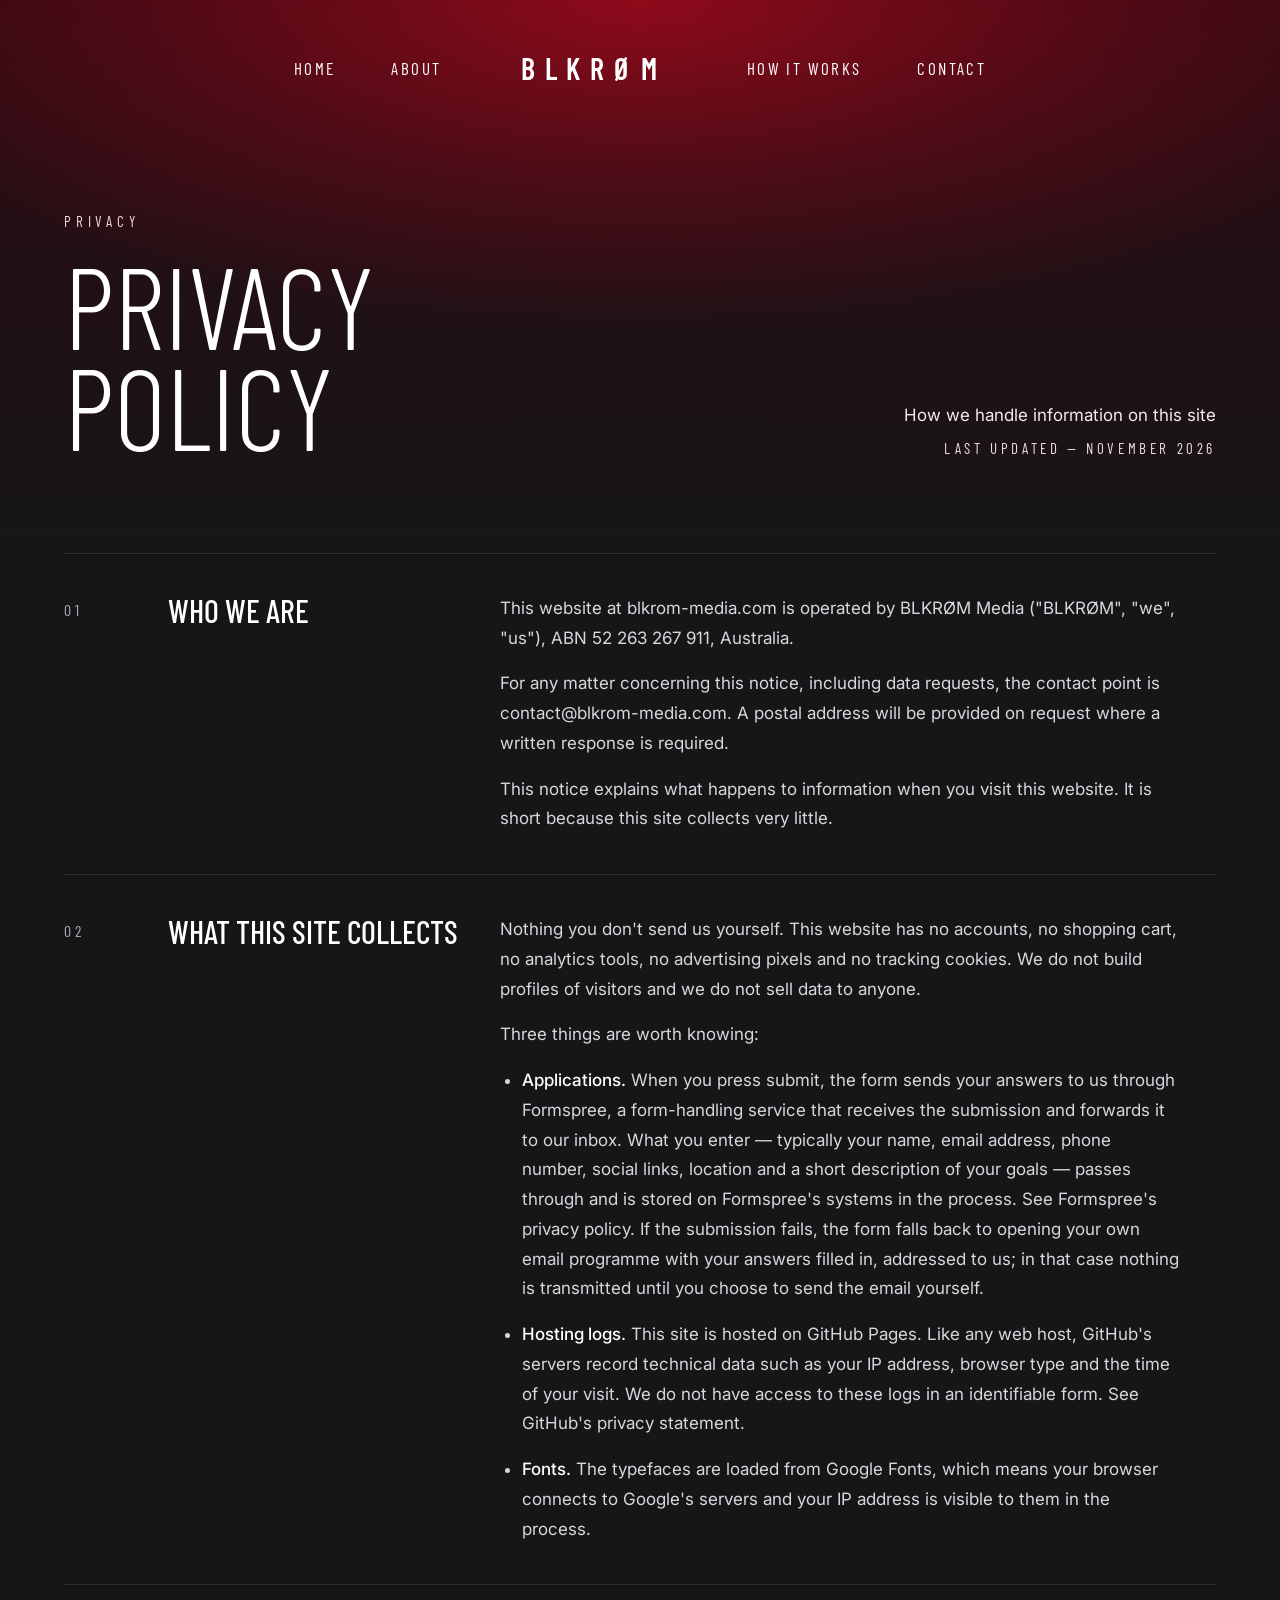
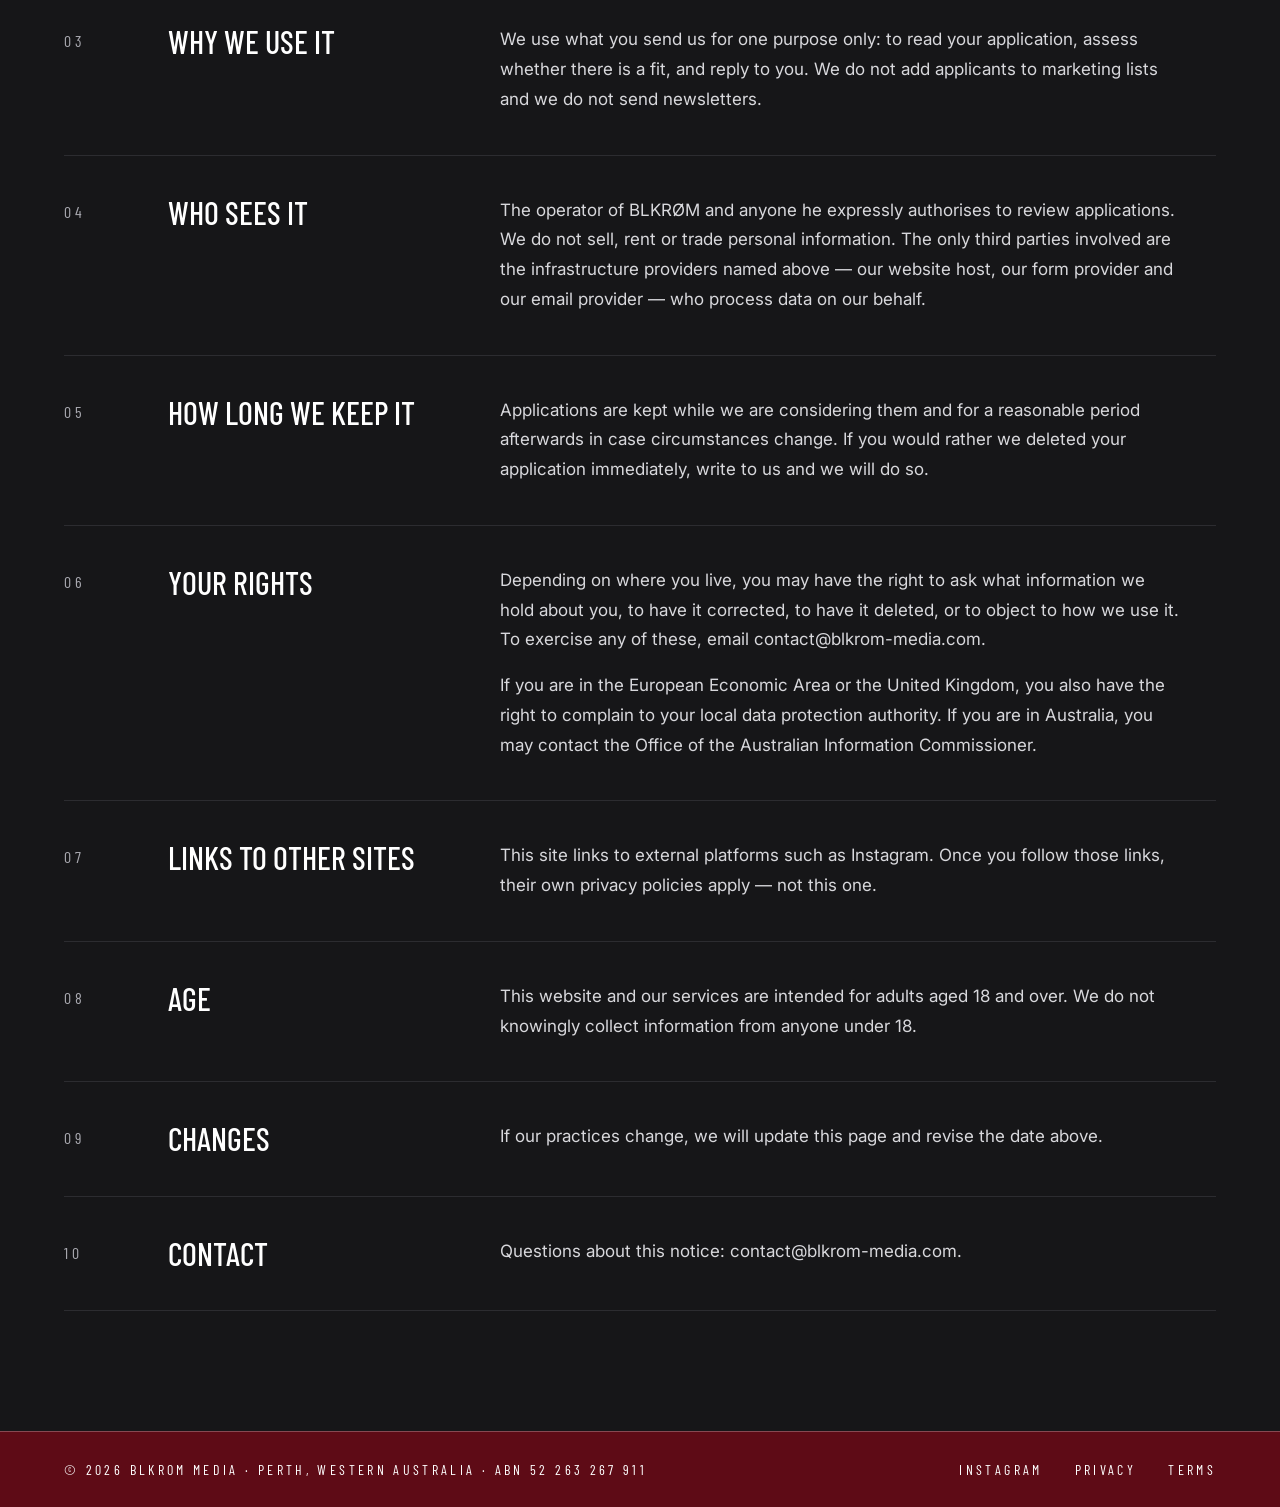
<file: privacy.html>
<!doctype html>
<html lang="en">
<head>
<meta charset="utf-8">
<meta name="viewport" content="width=device-width, initial-scale=1">
<title>Privacy Policy — BLKRØM Media</title>
<meta name="description" content="How BLKRØM Media handles information on this website.">
<meta name="theme-color" content="#12050A">
<meta property="og:title" content="Privacy Policy — BLKRØM Media">
<meta property="og:description" content="How BLKRØM Media handles information on this website.">
<meta property="og:type" content="website">
<meta property="og:image" content="https://blkrom-media.com/hero.jpg">
<link rel="icon" type="image/svg+xml" href="/favicon.svg">
<link rel="icon" type="image/png" href="/favicon-96x96.png" sizes="96x96">
<link rel="shortcut icon" href="/favicon.ico">
<link rel="apple-touch-icon" sizes="180x180" href="/apple-touch-icon.png">
<meta name="apple-mobile-web-app-title" content="BLKRØM">
<link rel="manifest" href="/site.webmanifest">
<link rel="preconnect" href="https://fonts.googleapis.com">
<link rel="preconnect" href="https://fonts.gstatic.com" crossorigin>
<link rel="stylesheet" href="https://fonts.googleapis.com/css2?family=Barlow+Condensed:wght@300;400;500;600&family=Inter:wght@400;500&display=swap">
<style>
/* BLKRØM Media — site styles */
:root{
  --accent:#B00A1E;
  --bg:#12050A;
  --soft:#E6D6D8;
  --rose:#E6B8BD;
  --pale:#F0C9CD;
  --line:#5A1E27;
  --pad:64px;
  --cond:'Barlow Condensed',sans-serif;
}
*{box-sizing:border-box}
html{scroll-behavior:smooth}
body{margin:0;background:var(--bg);color:#fff;font-family:'Inter',sans-serif;-webkit-font-smoothing:antialiased}
a{color:#fff}
a:hover{color:var(--pale)}
a:focus-visible,button:focus-visible,input:focus-visible,textarea:focus-visible{outline:2px solid var(--pale);outline-offset:3px}
img{display:block;max-width:100%}
h1,h2,h3,p{margin:0}
.page{display:flex;flex-direction:column;min-height:100vh;overflow:hidden}
.eyebrow{font-family:var(--cond);font-size:15px;letter-spacing:.32em;text-transform:uppercase;color:var(--rose)}
.bgimg{position:absolute;inset:0;width:100%;height:100%;object-fit:cover;filter:grayscale(1) contrast(1.05)}
.tint{position:absolute;inset:0;background:var(--accent);mix-blend-mode:multiply}

/* nav */
.nav{position:relative;display:flex;flex-wrap:wrap;align-items:center;justify-content:center;gap:0 56px;padding:44px 32px 0;font-family:var(--cond);font-size:17px;letter-spacing:.14em;text-transform:uppercase}
.nav a{text-decoration:none;padding:12px 0}
.nav .logo{font-size:30px;font-weight:600;letter-spacing:.32em;padding:6px 24px}

/* hero */
.hero{position:relative;min-height:860px;display:flex;flex-direction:column;overflow:hidden}
.fade{position:absolute;inset:0;background:linear-gradient(to top,rgba(18,5,10,.6) 0%,rgba(18,5,10,0) 40%)}
.hero-body{position:relative;flex:1;display:flex;flex-direction:column;justify-content:space-between;gap:48px;padding:48px var(--pad)}
.hero h1{font-family:var(--cond);font-weight:500;font-size:clamp(34px,4vw,58px);line-height:1.02;text-transform:uppercase}
.hero-row{display:flex;flex-wrap:wrap;align-items:center;justify-content:space-between;gap:24px}
.hero-row p{font-family:var(--cond);font-size:18px;letter-spacing:.2em;text-transform:uppercase;color:#F3DADD}
.btn-line{display:inline-flex;align-items:center;min-height:52px;padding:0 36px;border:1px solid #fff;text-decoration:none;font-family:var(--cond);font-size:17px;letter-spacing:.2em;text-transform:uppercase}
.btn-line:hover{background:#fff;color:var(--bg)}

/* statement */
.statement{padding:120px 32px;display:flex;justify-content:center}
.statement p{max-width:900px;text-align:center;font-family:var(--cond);font-weight:400;font-size:clamp(28px,3.2vw,44px);line-height:1.25;text-transform:uppercase;letter-spacing:.02em}

/* image. motion. direction. */
.cinema{position:relative;min-height:760px;display:flex;flex-direction:column;justify-content:space-between;gap:80px;padding:96px var(--pad) 88px;overflow:hidden}
.cinema .shade{position:absolute;inset:0;background:linear-gradient(to top,rgba(18,5,10,.75) 0%,rgba(18,5,10,0) 60%)}
.cinema h2{position:relative;font-family:var(--cond);font-weight:300;font-size:clamp(56px,10vw,150px);line-height:.88;text-transform:uppercase}
.cinema-cols{position:relative;display:grid;grid-template-columns:repeat(3,minmax(0,1fr))}
.cinema-cols>div{padding:0 36px;border-left:1px solid rgba(255,255,255,.35);display:flex;flex-direction:column;gap:18px}
.cinema-cols .n{font-family:var(--cond);font-size:16px;letter-spacing:.24em;color:#F3DADD}
.cinema-cols h3{font-family:var(--cond);font-weight:500;font-size:44px;line-height:1;text-transform:uppercase}
.cinema-cols p{font-size:16px;line-height:1.65;color:#F6E9EA}

/* carousel */
.reel{padding:120px 0;overflow:hidden}
.drift{display:flex;width:max-content;animation:drift 80s linear infinite}
.drift .frame{position:relative;flex:none;width:340px;height:500px;margin-right:20px;overflow:hidden}
.drift .frame img{position:absolute;inset:0;width:100%;height:100%;object-fit:cover;filter:grayscale(1) contrast(1.05)}
@keyframes drift{from{transform:translateX(-50%)}to{transform:translateX(0)}}

/* what stays yours */
.yours{position:relative;padding:40px var(--pad) 150px;display:flex;flex-direction:column;gap:72px;background:radial-gradient(ellipse 70% 60% at 50% 100%,color-mix(in srgb,var(--accent) 45%,transparent) 0%,rgba(18,5,10,0) 75%)}
.yours .big{font-family:var(--cond);font-weight:500;font-size:clamp(52px,7.4vw,108px);line-height:.95;text-transform:uppercase}
.yours .big span{color:transparent;-webkit-text-stroke:1px var(--pale)}
.yours-cols{display:grid;grid-template-columns:repeat(4,minmax(0,1fr));gap:32px;padding-top:40px;border-top:1px solid rgba(240,201,205,.3)}
.yours-cols h3{font-family:var(--cond);font-weight:600;font-size:22px;letter-spacing:.08em;text-transform:uppercase;color:var(--pale);margin-bottom:12px}
.yours-cols p{font-size:16px;line-height:1.65;color:var(--soft)}

/* how it works */
.how{background:#F4EEEC;color:#1A0A0D;padding:120px var(--pad);display:flex;flex-direction:column;gap:56px}
.how h2{font-family:var(--cond);font-weight:300;font-size:clamp(56px,8vw,118px);line-height:.9;text-transform:uppercase}
.steps{display:flex;flex-wrap:wrap;gap:8px}
.step{flex:1 1 240px;min-height:340px;padding:32px;background:#fff;display:flex;flex-direction:column;justify-content:space-between;gap:32px}
.step-top{display:flex;align-items:center;justify-content:space-between;font-family:var(--cond);color:#8E0A1A}
.step-top span{font-size:15px;letter-spacing:.24em;text-transform:uppercase}
.step-top b{font-weight:300;font-size:72px;line-height:.8}
.step h3{font-family:var(--cond);font-weight:600;font-size:28px;line-height:1.05;text-transform:uppercase;margin-bottom:12px}
.step p{font-size:16px;line-height:1.6;color:#3D2B2E}

/* about */
.about{display:flex;flex-wrap:wrap;align-items:stretch}
.about-photo{flex:1 1 380px;min-height:620px;position:relative;background:#000;overflow:hidden}
.about-photo img{position:absolute;inset:0;width:100%;height:100%;object-fit:cover;object-position:60% 30%;filter:grayscale(1)}
.about-text{flex:1 1 440px;padding:96px var(--pad);display:flex;flex-direction:column;justify-content:center;gap:24px}
.about-text h2{font-family:var(--cond);font-weight:500;font-size:clamp(36px,4vw,56px);line-height:1.05;text-transform:uppercase}
.about-text p{max-width:520px;font-size:17px;line-height:1.7;color:var(--soft)}
.about-text .eyebrow{font-size:16px;letter-spacing:.2em}
.about-text .more{align-self:flex-start;display:inline-flex;align-items:center;min-height:48px;font-family:var(--cond);font-size:17px;letter-spacing:.2em;text-transform:uppercase;text-underline-offset:6px}

/* portrait fades into the text side */

/* small pulsing call to action */
.how-head{display:flex;flex-wrap:wrap;align-items:center;justify-content:space-between;gap:20px 32px}
.pulse{display:inline-flex;align-items:center;min-height:44px;padding:0 22px;border:1px solid #8E0A1A;color:#8E0A1A;text-decoration:none;font-family:var(--cond);font-size:14px;letter-spacing:.2em;text-transform:uppercase;animation:pulse 2.4s ease-out infinite}
.pulse:hover{background:var(--accent);border-color:var(--accent);color:#fff;animation:none}
@keyframes pulse{0%{box-shadow:0 0 0 0 rgba(176,10,30,.5)}70%{box-shadow:0 0 0 14px rgba(176,10,30,0)}100%{box-shadow:0 0 0 0 rgba(176,10,30,0)}}
@media (prefers-reduced-motion:reduce){.pulse{animation:none}}

/* instagram glyph beside the handle */
.handle{display:inline-flex;align-items:center;gap:10px}
.handle .ig{flex:none}

/* footer */
.foot{display:flex;flex-direction:column;overflow:hidden;background:radial-gradient(ellipse 85% 75% at 50% 100%,color-mix(in srgb,var(--accent) 90%,transparent) 0%,color-mix(in srgb,var(--accent) 60%,transparent) 22%,color-mix(in srgb,var(--accent) 22%,transparent) 50%,rgba(18,5,10,0) 80%),var(--bg)}
.contact{padding:136px var(--pad) 112px;display:flex;flex-wrap:wrap;align-items:flex-end;justify-content:space-between;gap:56px}
.contact h2{font-family:var(--cond);font-weight:400;font-size:clamp(64px,9vw,136px);line-height:.92;text-transform:uppercase;margin-top:28px}
.contact-side{max-width:420px;display:flex;flex-direction:column;gap:20px}
.contact-side p{font-size:17px;line-height:1.65;color:var(--soft)}
.contact-side .mail{align-self:flex-start;display:inline-flex;align-items:center;min-height:48px;font-family:var(--cond);font-size:28px;letter-spacing:.06em;text-decoration:none;border-bottom:1px solid var(--accent);overflow-wrap:anywhere}
.contact-side .tel{align-self:flex-start;display:inline-flex;align-items:center;min-height:48px;margin-top:8px;font-family:var(--cond);font-size:22px;letter-spacing:.12em;text-decoration:none;color:var(--pale)}
.mark{display:flex;justify-content:center;padding:8px 0 72px}
.mark a{display:inline-flex;flex-direction:column;align-items:center;gap:18px;min-height:48px;text-decoration:none;font-family:var(--cond);font-size:14px;letter-spacing:.32em;text-transform:uppercase;color:#F3DADD}
.mark img{width:64px;height:auto}
.bar{margin-top:auto;border-top:1px solid rgba(240,201,205,.18);padding:14px var(--pad);display:flex;flex-wrap:wrap;align-items:center;justify-content:space-between;gap:8px 32px;font-family:var(--cond);font-size:14px;letter-spacing:.24em;text-transform:uppercase;color:#F3DADD}
.bar nav{display:flex;flex-wrap:wrap;gap:0 32px}
.bar nav a{text-decoration:none;padding:15px 0}

/* apply page */
.apply{flex:1;display:flex;flex-wrap:wrap;align-items:stretch}
.apply-visual{position:relative;flex:1 1 520px;min-height:620px;display:flex;flex-direction:column;overflow:hidden}
.apply-visual .shade{position:absolute;inset:0;background:linear-gradient(to top,rgba(18,5,10,.8) 0%,rgba(18,5,10,0) 65%)}
.apply-visual .logo{position:relative;align-self:flex-start;margin:44px var(--pad) 0;padding:6px 0;text-decoration:none;font-family:var(--cond);font-size:30px;font-weight:600;letter-spacing:.32em}
.apply-copy{position:relative;margin-top:auto;padding:64px var(--pad);display:flex;flex-direction:column;gap:28px}
.apply-copy .eyebrow{color:#F3DADD}
.apply-copy h1{font-family:var(--cond);font-weight:300;font-size:clamp(64px,8.5vw,128px);line-height:.88;text-transform:uppercase}
.apply-copy p{max-width:440px;font-size:17px;line-height:1.65;color:#F6E9EA}
.pledges{display:grid;grid-template-columns:repeat(3,minmax(0,1fr));gap:24px;padding-top:28px;border-top:1px solid rgba(255,255,255,.35);font-family:var(--cond);font-size:16px;letter-spacing:.14em;text-transform:uppercase;color:#F3DADD}
.apply-form{flex:1 1 520px;padding:48px 80px 80px;display:flex;flex-direction:column;gap:32px}
.apply-form .back{align-self:flex-end;display:inline-flex;align-items:center;min-height:48px;font-family:var(--cond);font-size:15px;letter-spacing:.2em;text-transform:uppercase;text-decoration:none}
.row2{display:grid;grid-template-columns:repeat(auto-fit,minmax(220px,1fr));gap:32px 40px}
.field{display:flex;flex-direction:column;gap:4px}
.lab{font-family:var(--cond);font-size:15px;letter-spacing:.24em;text-transform:uppercase;color:var(--rose)}
.lab i{font-style:normal;letter-spacing:.08em;text-transform:none;color:#B79AA0}
.f{width:100%;min-height:52px;padding:12px 0;background:transparent;border:0;border-bottom:1px solid #6B2A32;border-radius:0;color:#fff;font-family:'Inter',sans-serif;font-size:17px}
textarea.f{resize:vertical;line-height:1.6}
.f::placeholder{color:#B79AA0}
fieldset{margin:0;padding:0;border:0}
legend{padding:0 0 8px}
.checks{display:flex;flex-wrap:wrap;gap:4px 40px}
.chk{display:flex;align-items:center;gap:14px;min-height:48px;font-size:16px;line-height:1.5;color:var(--soft)}
.chk input{width:22px;height:22px;margin:0;accent-color:var(--accent);flex:none}
.submit-row{display:flex;flex-wrap:wrap;align-items:center;gap:24px 32px}
.send{min-height:56px;padding:0 44px;background:var(--accent);color:#fff;border:0;border-radius:0;cursor:pointer;font-family:var(--cond);font-size:17px;letter-spacing:.2em;text-transform:uppercase}
.send:hover{background:#C70C22}
.send[disabled]{opacity:.6;cursor:wait}
.note{max-width:300px;font-size:14px;line-height:1.55;color:#D9C3C6}
.status{font-size:17px;line-height:1.6;color:#F6E9EA}
.status[hidden]{display:none}
.hp{position:absolute;left:-9999px;width:1px;height:1px;overflow:hidden}

/* legal pages */
.legal-head{position:relative;display:flex;flex-direction:column;background:radial-gradient(ellipse 80% 90% at 50% 0%,color-mix(in srgb,var(--accent) 70%,transparent) 0%,color-mix(in srgb,var(--accent) 25%,transparent) 45%,rgba(18,5,10,0) 80%)}
.legal-title{padding:120px var(--pad) 96px;display:flex;flex-wrap:wrap;align-items:flex-end;justify-content:space-between;gap:40px}
.legal-title .eyebrow{color:#F3DADD;margin-bottom:24px}
.legal-title h1{font-family:var(--cond);font-weight:300;font-size:clamp(64px,9vw,136px);line-height:.88;text-transform:uppercase}
.legal-meta{display:flex;flex-direction:column;gap:10px;text-align:right}
.legal-meta p:first-child{font-size:17px;line-height:1.6;color:#F6E9EA}
.legal-meta p:last-child{font-family:var(--cond);font-size:15px;letter-spacing:.24em;text-transform:uppercase;color:#F3DADD}
.legal{padding:0 var(--pad) 120px;display:flex;flex-direction:column}
.legal section{display:grid;grid-template-columns:72px minmax(0,300px) minmax(0,680px);gap:32px;padding:40px 0;border-top:1px solid var(--line)}
.legal section:last-child{border-bottom:1px solid var(--line)}
.legal .num{margin-top:6px;font-family:var(--cond);font-size:16px;letter-spacing:.24em;color:var(--rose)}
.legal h2{font-family:var(--cond);font-weight:500;font-size:32px;line-height:1.05;text-transform:uppercase}
.legal .body{display:flex;flex-direction:column;gap:16px}
.legal .body p,.legal .body li{font-size:17px;line-height:1.75;color:var(--soft)}
.legal ul{margin:0;padding:0 0 0 22px;display:flex;flex-direction:column;gap:16px}
.legal strong{color:#fff;font-weight:500}

/* tablet */
@media (max-width:1000px){
  :root{--pad:40px}
  .cinema-cols{grid-template-columns:1fr;gap:40px}
  .cinema-cols>div{padding:0 0 0 24px}
  .yours-cols{grid-template-columns:repeat(2,minmax(0,1fr))}
  .apply-form{padding:48px var(--pad) 72px}
  .legal section{grid-template-columns:56px minmax(0,1fr);gap:16px 24px}
  .legal .body{grid-column:2}
  .legal-meta{text-align:left}
}
/* phone */
@media (max-width:640px){
  :root{--pad:24px}
  .nav{gap:0 28px;padding:28px 20px 0;font-size:15px}
  .nav .logo{order:-1;flex-basis:100%;text-align:center;padding:6px 0 10px;font-size:26px}
  .hero{min-height:720px}
  .hero-body{padding:32px var(--pad) 40px}
  .hero-row p{font-size:15px;letter-spacing:.14em}
  .hero-row .btn-line{width:100%;justify-content:center}
  .statement{padding:80px 24px}
  .cinema{min-height:0;padding:72px var(--pad) 64px;gap:56px}
  .cinema-cols h3{font-size:36px}
  .reel{padding:72px 0}
  .drift .frame{width:240px;height:360px;margin-right:12px}
  .yours{padding:24px var(--pad) 96px;gap:48px}
  .yours-cols{grid-template-columns:1fr;gap:28px}
  .how{padding:80px var(--pad);gap:40px}
  .step{flex-basis:100%;min-height:0}
  .about-photo{min-height:460px}
  .about-text{padding:64px var(--pad)}
  .contact{padding:88px var(--pad) 72px;gap:40px}
  .contact-side .mail{font-size:24px}
  .mark{padding-bottom:56px}
  .bar{font-size:13px;letter-spacing:.16em}
  .apply-visual{min-height:520px}
  .apply-visual .logo{margin:28px var(--pad) 0;font-size:26px}
  .apply-copy{padding:48px var(--pad)}
  .pledges{grid-template-columns:1fr;gap:10px}
  .apply-form{padding:40px var(--pad) 64px}
  .apply-form .back{align-self:flex-start}
  .send{width:100%}
  .legal-title{padding:72px var(--pad) 56px}
  .legal section{grid-template-columns:1fr;padding:28px 0}
  .legal .body{grid-column:1}
}

/* privacy + terms: red top, anthracite body */
.legal-page{background:#161618}
.legal-page .legal-head{background:radial-gradient(ellipse 80% 70% at 50% 0%,color-mix(in srgb,var(--accent) 75%,transparent) 0%,color-mix(in srgb,var(--accent) 30%,transparent) 45%,rgba(22,22,24,0) 85%),linear-gradient(to bottom,#2A0A11 0%,#161618 100%)}
.legal-page .legal section{border-color:#2C2C30}
.legal-page .legal .num{color:#A9A9B0}
.legal-page .legal .body p,.legal-page .legal .body li{color:#D8D8DC}
.legal-page .bar{border-top-color:#2C2C30;background:#161618}
@media (max-width:1000px){}
@media (max-width:640px){
  .nav{flex-wrap:nowrap;justify-content:center;gap:0 clamp(12px,4vw,18px);padding:26px 12px 0;font-size:clamp(12px,3.7vw,14px);letter-spacing:.08em;white-space:nowrap}
  .nav .logo{flex-basis:auto;position:absolute;left:0;right:0;top:20px;text-align:center;padding:0;font-size:26px;letter-spacing:.3em}
  .nav{padding-top:86px}
  .hero{min-height:max(600px,88svh)}
  .hero-row p span{display:block}
  .hero-row p .dash{display:none}
  .pulse{width:100%;justify-content:center}
}
@media (max-width:640px){.hero-row p{font-size:clamp(10px,3.1vw,13px);letter-spacing:.1em;white-space:nowrap}.hero-row p span{white-space:nowrap}}

.how-cta{display:flex;align-items:center;gap:28px;margin-top:56px}
.how-cta .ln{flex:1;height:1px;background:#8E0A1A;opacity:.45}
@media (max-width:640px){.how-cta{gap:16px;margin-top:40px}.how-cta .pulse{width:auto;padding:0 18px;white-space:nowrap}}

.about-text{background:linear-gradient(to right,#000 0%,var(--bg) 55%)}
@media (max-width:1000px){.about-text{background:linear-gradient(to bottom,#000 0%,var(--bg) 40%)}}
.steps{display:grid;grid-template-columns:repeat(4,1fr)}
.step{flex:none}
@media (max-width:1000px){.steps{grid-template-columns:repeat(2,1fr)}}
@media (max-width:640px){
 .steps{gap:6px}
 .step{padding:16px 14px;gap:18px;min-height:0}
 .step-top span{font-size:11px;letter-spacing:.18em}
 .step-top b{font-size:40px}
 .step h3{font-size:18px;margin-bottom:8px}
 .step p{font-size:13px;line-height:1.5}
}
.legal-page .bar{background:var(--accent);border-top-color:rgba(255,255,255,.25);color:#fff}
.legal-page .bar a{color:#fff}
.apply-form{background:linear-gradient(to bottom,#8A0A1B 0%,#6A0914 50%,#161618 100%)}
@media (max-width:1000px){.apply-form{background:linear-gradient(to bottom,#6A0914 0%,#6A0914 50%,#161618 100%)}}
.legal-page .bar{background:#5E0B16}
.apply-form{background:linear-gradient(to bottom,#3A0B10 0%,#3A0B10 50%,#161618 100%)}
@media (max-width:1000px){.apply-form{background:linear-gradient(to bottom,#3A0B10 0%,#3A0B10 50%,#161618 100%)}}

.done{position:fixed;inset:0;z-index:100;display:flex;align-items:center;justify-content:center;padding:24px;background:rgba(10,3,6,.94);overflow:auto}
.done[hidden]{display:none}
.done-glow{position:absolute;left:50%;bottom:-180px;width:720px;height:420px;margin-left:-360px;background:radial-gradient(ellipse at center,rgba(176,10,30,.65) 0%,rgba(176,10,30,0) 70%);animation:glow 3.2s ease-in-out infinite;pointer-events:none}
.done-card{position:relative;background:var(--bg);border:1px solid rgba(240,201,205,.22);border-top:2px solid var(--accent);max-width:460px;width:100%;padding:52px 40px 40px;text-align:center;display:flex;flex-direction:column;align-items:center}
.done-card svg{margin-bottom:26px}
.done-eye{font-family:var(--cond);font-size:12px;letter-spacing:.4em;text-transform:uppercase;color:#E6B8BD}
.done-card h2{font-family:var(--cond);font-weight:300;text-transform:uppercase;font-size:clamp(52px,17vw,76px);line-height:.9;letter-spacing:.01em;margin-top:12px;color:#fff}
.done-card h2 span{display:block}
.done-card h2 .o{color:transparent;-webkit-text-stroke:1px #E6B8BD;margin-top:4px}
.done-card hr{width:100%;border:0;height:1px;background:rgba(240,201,205,.2);margin:30px 0 22px}
.done-p{font-size:15px;line-height:1.65;color:var(--soft);max-width:340px;margin-bottom:26px}
.done-tags{display:flex;flex-wrap:wrap;justify-content:center;gap:8px 22px;font-family:var(--cond);font-size:12px;letter-spacing:.22em;text-transform:uppercase;color:#E6B8BD;margin-bottom:30px}
.done-btn{display:inline-flex;align-items:center;min-height:48px;padding:0 42px;background:var(--accent);border:1px solid var(--accent);color:#fff;text-decoration:none;font-family:var(--cond);font-size:15px;letter-spacing:.24em;text-transform:uppercase}
.done-btn:hover{background:transparent}
@keyframes ring{from{stroke-dashoffset:176}to{stroke-dashoffset:0}}
@keyframes tick{from{stroke-dashoffset:34}to{stroke-dashoffset:0}}
@keyframes glow{0%,100%{opacity:.75}50%{opacity:1}}
.rg{stroke-dasharray:176;stroke-dashoffset:176;animation:ring 1.1s .2s ease-out forwards}
.tk{stroke-dasharray:34;stroke-dashoffset:34;animation:tick .5s 1.1s ease-out forwards}
.done-card h2{font-size:clamp(40px,12vw,64px)}.done-card h2 span{white-space:nowrap}
.hero .bgimg{filter:grayscale(1) contrast(1.05) brightness(1.15)}
.cinema .bgimg{filter:grayscale(1) contrast(1.2) brightness(1.9)}
@media (max-width:640px){.cinema .bgimg{filter:grayscale(1) contrast(1.2) brightness(1.4)}}
.cinema{background:#0A0204}
.slides{position:absolute;top:0;bottom:0;right:0;width:58%;-webkit-mask-image:linear-gradient(to right,transparent 0%,#000 38%);mask-image:linear-gradient(to right,transparent 0%,#000 38%)}
.slides img{position:absolute;inset:0;width:100%;height:100%;object-fit:cover;object-position:50% 32%;opacity:0;animation:slide 18s infinite ease-in-out;transform:scale(1)}
.slides img:nth-child(1){animation-delay:0s}
.slides img:nth-child(2){animation-delay:6s}
.slides img:nth-child(3){animation-delay:12s}
@keyframes slide{0%{opacity:0;transform:scale(1)}14%{opacity:1}33.4%{opacity:1}47%{opacity:0;transform:scale(1.03)}100%{opacity:0;transform:scale(1)}}
.cinema .shade{background:linear-gradient(to top,rgba(10,2,4,.85) 0%,rgba(10,2,4,0) 45%)}
@media (max-width:1000px){.slides{width:100%;-webkit-mask-image:linear-gradient(to bottom,#000 0%,#000 30%,rgba(0,0,0,.35) 75%);mask-image:linear-gradient(to bottom,#000 0%,#000 30%,rgba(0,0,0,.35) 75%)}}
@media (max-width:1000px){.slides img{object-position:60% 25%;filter:brightness(.72)}}
/* text revision */
.statement-text{max-width:980px;display:flex;flex-direction:column;gap:32px}
.statement p{font-size:clamp(24px,2.5vw,36px);line-height:1.3}
.yours-head{display:flex;flex-direction:column;gap:22px}
.yours .sub{max-width:560px;font-size:18px;line-height:1.6;color:var(--soft)}
.contact-side .contact-cta{align-self:flex-start;margin-top:8px}
@media (max-width:640px){.statement-text{gap:24px}.statement p{font-size:clamp(20px,5.6vw,26px)}.yours .sub{font-size:16px}}
.contact h2{font-size:clamp(56px,7vw,112px)}
.yours-head{gap:0}
.yours .second{margin-top:18px;font-family:var(--cond);font-weight:500;font-size:clamp(24px,2.6vw,38px);line-height:1.1;letter-spacing:.06em;text-transform:uppercase;color:#F3E6E7}
.yours .sub{margin-top:28px;max-width:34ch}
@media (min-width:1001px){.hero{min-height:100vh;min-height:100svh}.hero .bgimg{object-position:50% 22%!important}}
@media (max-width:640px){.yours .second{margin-top:14px;font-size:clamp(20px,6vw,26px);letter-spacing:.04em}.yours .sub{margin-top:20px}}
/* statement A2 */
.statement-text{max-width:980px;gap:0;align-items:center;text-align:center}
.statement .st-eye{font-family:var(--cond);font-size:14px;line-height:1;letter-spacing:.4em;color:#E6B8BD;margin-bottom:28px}
.statement .st-lead{font-family:var(--cond);font-weight:500;font-size:clamp(28px,3.1vw,46px);line-height:1.08;letter-spacing:.01em;max-width:900px}
.statement .st-line{display:block;width:56px;height:1px;background:var(--accent);margin:40px auto}
.statement .st-small{font-family:var(--cond);font-weight:400;font-size:clamp(16px,1.35vw,19px);line-height:1.7;letter-spacing:.16em;color:#E6B8BD;max-width:640px}
.statement .st-strong{color:#fff;font-weight:500;margin-top:20px}
@media (max-width:640px){.statement .st-eye{font-size:12px;margin-bottom:22px}.statement .st-lead{font-size:clamp(24px,7vw,30px)}.statement .st-line{margin:30px auto}.statement .st-small{font-size:15px;letter-spacing:.12em}}
.step{justify-content:flex-start;gap:0}
.step-top{margin-bottom:clamp(40px,5vw,88px)}
@media (max-width:640px){.step-top{margin-bottom:22px}}
.contact{align-items:flex-start}
.contact-side{padding-top:calc(35px + clamp(56px,7vw,112px) * .26)}
@media (max-width:900px){.contact-side{padding-top:0}}
/* mobile polish */
@media (max-width:640px){
 .steps{grid-template-columns:1fr;gap:10px}
 .step{padding:22px 22px 24px}
 .step-top{margin-bottom:18px}
 .step-top b{font-size:44px}
 .step h3{font-size:22px;margin-bottom:8px}
 .step p{font-size:15px;line-height:1.6}
 .statement{padding:72px 24px}
 .statement .st-lead{font-size:clamp(21px,5.8vw,25px);line-height:1.12}
 .about-text{padding:48px var(--pad) 40px}
 .contact{padding:56px var(--pad) 64px}
}
.nw{white-space:nowrap}

</style>
</head>
<body class="legal-page">
<div class="page">
<header class="legal-head">
<nav class="nav" aria-label="Main">
<a href="index.html">Home</a>
<a href="index.html#about">About</a>
<a class="logo" href="index.html" aria-label="BLKRØM home">BLKRØM</a>
<a href="index.html#how">How it works</a>
<a href="index.html#contact">Contact</a>
</nav>
<div class="legal-title">
<div><p class="eyebrow">Privacy</p><h1>Privacy<br>Policy</h1></div>
<div class="legal-meta"><p>How we handle information on this site</p><p>Last updated — November 2026</p></div>
</div>
</header>
<main class="legal"><section><p class="num">01</p><h2>Who we are</h2><div class="body"><p>This website at blkrom-media.com is operated by BLKRØM Media ("BLKRØM", "we", "us"), ABN 52 263 267 911, Australia.</p><p>For any matter concerning this notice, including data requests, the contact point is contact@blkrom-media.com. A postal address will be provided on request where a written response is required.</p><p>This notice explains what happens to information when you visit this website. It is short because this site collects very little.</p></div></section><section><p class="num">02</p><h2>What this site collects</h2><div class="body"><p>Nothing you don't send us yourself. This website has no accounts, no shopping cart, no analytics tools, no advertising pixels and no tracking cookies. We do not build profiles of visitors and we do not sell data to anyone.</p><p>Three things are worth knowing:</p><ul><li><strong>Applications.</strong> When you press submit, the form sends your answers to us through Formspree, a form-handling service that receives the submission and forwards it to our inbox. What you enter — typically your name, email address, phone number, social links, location and a short description of your goals — passes through and is stored on Formspree's systems in the process. See Formspree's privacy policy. If the submission fails, the form falls back to opening your own email programme with your answers filled in, addressed to us; in that case nothing is transmitted until you choose to send the email yourself.</li><li><strong>Hosting logs.</strong> This site is hosted on GitHub Pages. Like any web host, GitHub's servers record technical data such as your IP address, browser type and the time of your visit. We do not have access to these logs in an identifiable form. See GitHub's privacy statement.</li><li><strong>Fonts.</strong> The typefaces are loaded from Google Fonts, which means your browser connects to Google's servers and your IP address is visible to them in the process.</li></ul></div></section><section><p class="num">03</p><h2>Why we use it</h2><div class="body"><p>We use what you send us for one purpose only: to read your application, assess whether there is a fit, and reply to you. We do not add applicants to marketing lists and we do not send newsletters.</p></div></section><section><p class="num">04</p><h2>Who sees it</h2><div class="body"><p>The operator of BLKRØM and anyone he expressly authorises to review applications. We do not sell, rent or trade personal information. The only third parties involved are the infrastructure providers named above — our website host, our form provider and our email provider — who process data on our behalf.</p></div></section><section><p class="num">05</p><h2>How long we keep it</h2><div class="body"><p>Applications are kept while we are considering them and for a reasonable period afterwards in case circumstances change. If you would rather we deleted your application immediately, write to us and we will do so.</p></div></section><section><p class="num">06</p><h2>Your rights</h2><div class="body"><p>Depending on where you live, you may have the right to ask what information we hold about you, to have it corrected, to have it deleted, or to object to how we use it. To exercise any of these, email contact@blkrom-media.com.</p><p>If you are in the European Economic Area or the United Kingdom, you also have the right to complain to your local data protection authority. If you are in Australia, you may contact the Office of the Australian Information Commissioner.</p></div></section><section><p class="num">07</p><h2>Links to other sites</h2><div class="body"><p>This site links to external platforms such as Instagram. Once you follow those links, their own privacy policies apply — not this one.</p></div></section><section><p class="num">08</p><h2>Age</h2><div class="body"><p>This website and our services are intended for adults aged 18 and over. We do not knowingly collect information from anyone under 18.</p></div></section><section><p class="num">09</p><h2>Changes</h2><div class="body"><p>If our practices change, we will update this page and revise the date above.</p></div></section><section><p class="num">10</p><h2>Contact</h2><div class="body"><p>Questions about this notice: contact@blkrom-media.com.</p></div></section></main>
<div class="bar">
<span>© 2026 BLKROM MEDIA · <span class="nw">Perth, Western Australia</span> · <span class="nw">ABN 52 263 267 911</span></span>
<nav aria-label="Footer">
<a href="https://www.instagram.com/blkrom_media/" rel="noopener">Instagram</a>
<a href="privacy.html">Privacy</a>
<a href="terms.html">Terms</a>
</nav>
</div>
</div>
</body>
</html>
</file>
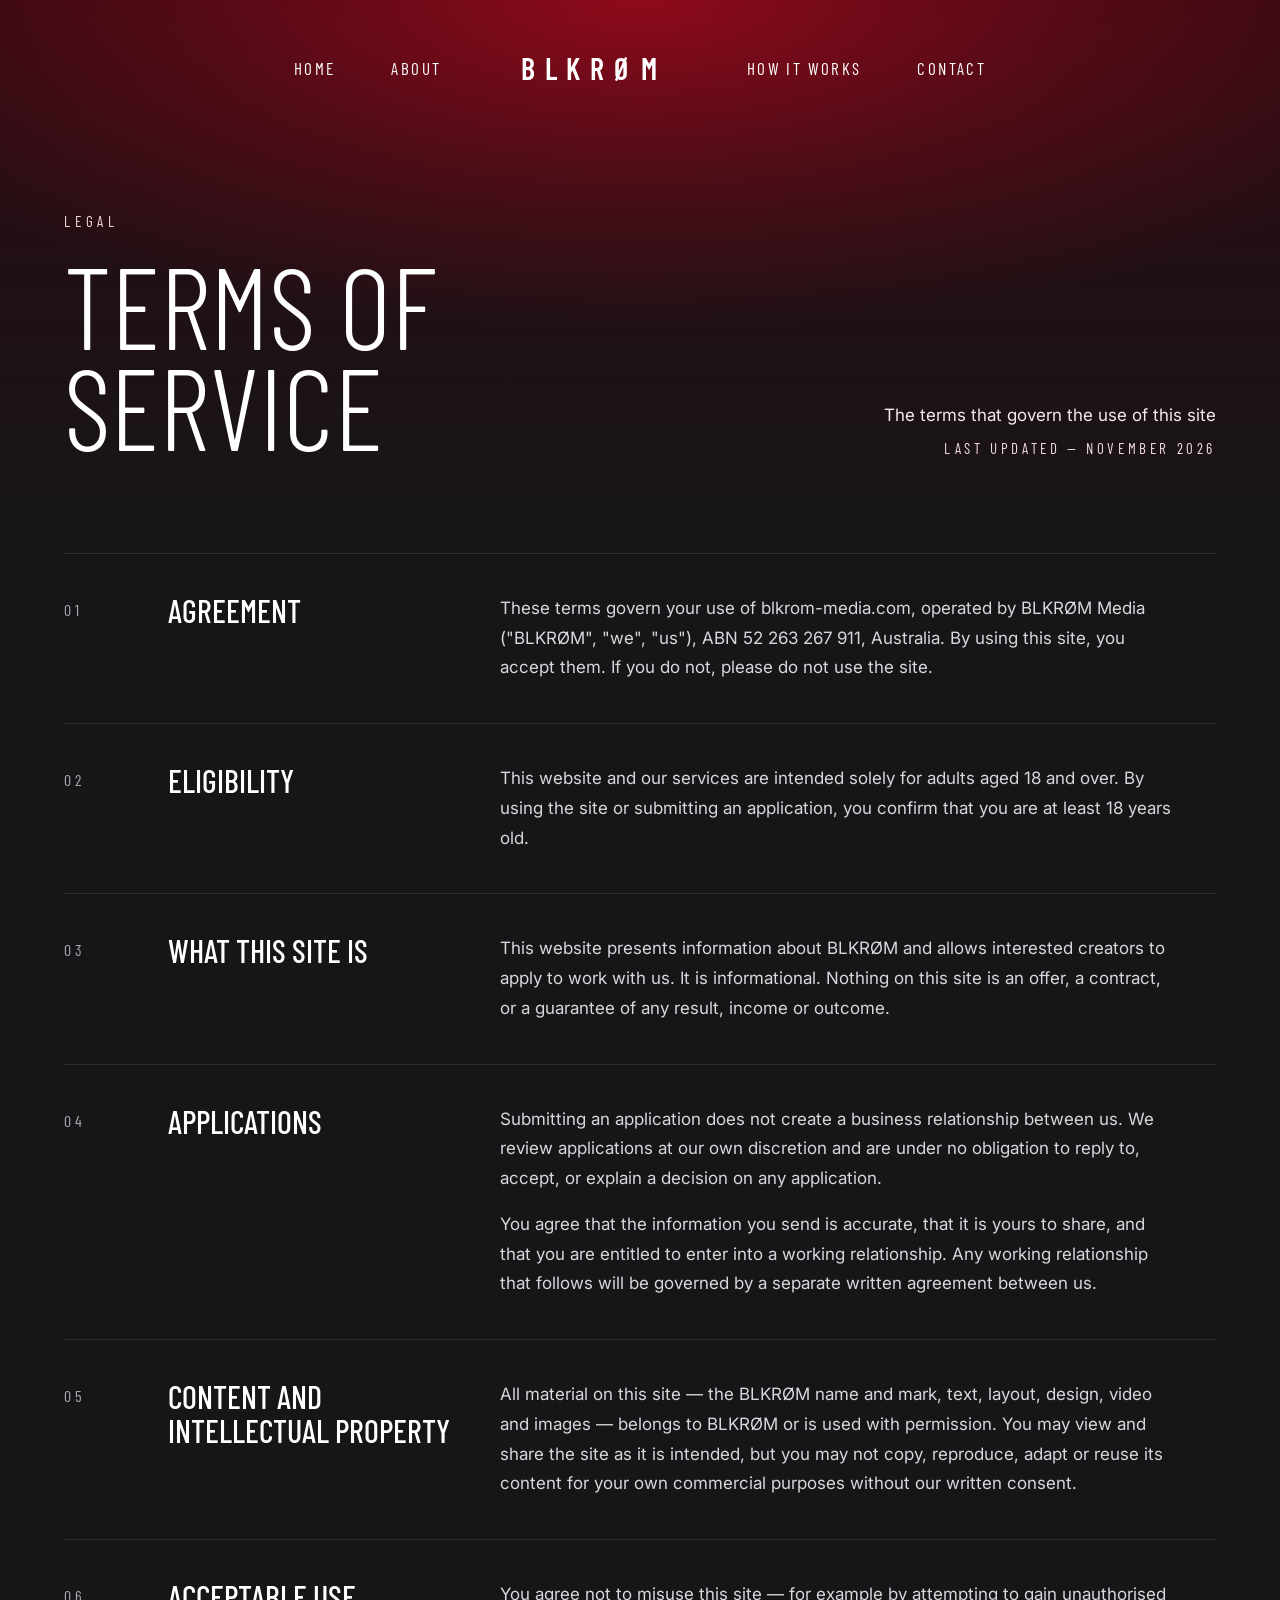
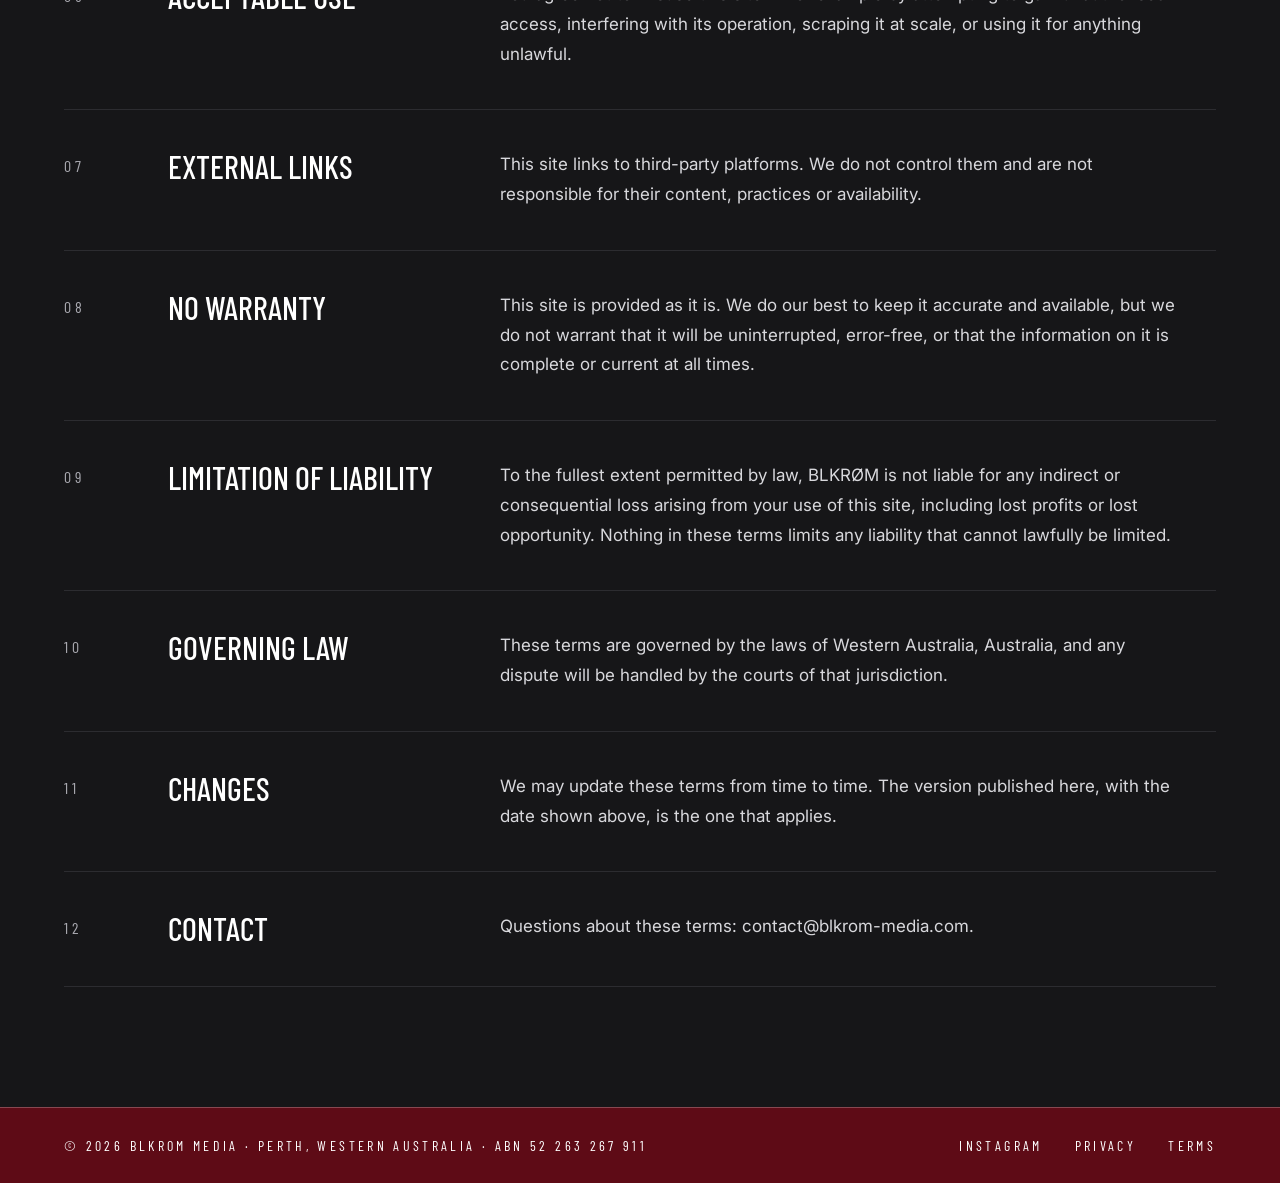
<file: terms.html>
<!doctype html>
<html lang="en">
<head>
<meta charset="utf-8">
<meta name="viewport" content="width=device-width, initial-scale=1">
<title>Terms of Service — BLKRØM Media</title>
<meta name="description" content="The terms that govern the use of the BLKRØM Media website.">
<meta name="theme-color" content="#12050A">
<meta property="og:title" content="Terms of Service — BLKRØM Media">
<meta property="og:description" content="The terms that govern the use of the BLKRØM Media website.">
<meta property="og:type" content="website">
<meta property="og:image" content="https://blkrom-media.com/hero.jpg">
<link rel="icon" type="image/svg+xml" href="/favicon.svg">
<link rel="icon" type="image/png" href="/favicon-96x96.png" sizes="96x96">
<link rel="shortcut icon" href="/favicon.ico">
<link rel="apple-touch-icon" sizes="180x180" href="/apple-touch-icon.png">
<meta name="apple-mobile-web-app-title" content="BLKRØM">
<link rel="manifest" href="/site.webmanifest">
<link rel="preconnect" href="https://fonts.googleapis.com">
<link rel="preconnect" href="https://fonts.gstatic.com" crossorigin>
<link rel="stylesheet" href="https://fonts.googleapis.com/css2?family=Barlow+Condensed:wght@300;400;500;600&family=Inter:wght@400;500&display=swap">
<style>
/* BLKRØM Media — site styles */
:root{
  --accent:#B00A1E;
  --bg:#12050A;
  --soft:#E6D6D8;
  --rose:#E6B8BD;
  --pale:#F0C9CD;
  --line:#5A1E27;
  --pad:64px;
  --cond:'Barlow Condensed',sans-serif;
}
*{box-sizing:border-box}
html{scroll-behavior:smooth}
body{margin:0;background:var(--bg);color:#fff;font-family:'Inter',sans-serif;-webkit-font-smoothing:antialiased}
a{color:#fff}
a:hover{color:var(--pale)}
a:focus-visible,button:focus-visible,input:focus-visible,textarea:focus-visible{outline:2px solid var(--pale);outline-offset:3px}
img{display:block;max-width:100%}
h1,h2,h3,p{margin:0}
.page{display:flex;flex-direction:column;min-height:100vh;overflow:hidden}
.eyebrow{font-family:var(--cond);font-size:15px;letter-spacing:.32em;text-transform:uppercase;color:var(--rose)}
.bgimg{position:absolute;inset:0;width:100%;height:100%;object-fit:cover;filter:grayscale(1) contrast(1.05)}
.tint{position:absolute;inset:0;background:var(--accent);mix-blend-mode:multiply}

/* nav */
.nav{position:relative;display:flex;flex-wrap:wrap;align-items:center;justify-content:center;gap:0 56px;padding:44px 32px 0;font-family:var(--cond);font-size:17px;letter-spacing:.14em;text-transform:uppercase}
.nav a{text-decoration:none;padding:12px 0}
.nav .logo{font-size:30px;font-weight:600;letter-spacing:.32em;padding:6px 24px}

/* hero */
.hero{position:relative;min-height:860px;display:flex;flex-direction:column;overflow:hidden}
.fade{position:absolute;inset:0;background:linear-gradient(to top,rgba(18,5,10,.6) 0%,rgba(18,5,10,0) 40%)}
.hero-body{position:relative;flex:1;display:flex;flex-direction:column;justify-content:space-between;gap:48px;padding:48px var(--pad)}
.hero h1{font-family:var(--cond);font-weight:500;font-size:clamp(34px,4vw,58px);line-height:1.02;text-transform:uppercase}
.hero-row{display:flex;flex-wrap:wrap;align-items:center;justify-content:space-between;gap:24px}
.hero-row p{font-family:var(--cond);font-size:18px;letter-spacing:.2em;text-transform:uppercase;color:#F3DADD}
.btn-line{display:inline-flex;align-items:center;min-height:52px;padding:0 36px;border:1px solid #fff;text-decoration:none;font-family:var(--cond);font-size:17px;letter-spacing:.2em;text-transform:uppercase}
.btn-line:hover{background:#fff;color:var(--bg)}

/* statement */
.statement{padding:120px 32px;display:flex;justify-content:center}
.statement p{max-width:900px;text-align:center;font-family:var(--cond);font-weight:400;font-size:clamp(28px,3.2vw,44px);line-height:1.25;text-transform:uppercase;letter-spacing:.02em}

/* image. motion. direction. */
.cinema{position:relative;min-height:760px;display:flex;flex-direction:column;justify-content:space-between;gap:80px;padding:96px var(--pad) 88px;overflow:hidden}
.cinema .shade{position:absolute;inset:0;background:linear-gradient(to top,rgba(18,5,10,.75) 0%,rgba(18,5,10,0) 60%)}
.cinema h2{position:relative;font-family:var(--cond);font-weight:300;font-size:clamp(56px,10vw,150px);line-height:.88;text-transform:uppercase}
.cinema-cols{position:relative;display:grid;grid-template-columns:repeat(3,minmax(0,1fr))}
.cinema-cols>div{padding:0 36px;border-left:1px solid rgba(255,255,255,.35);display:flex;flex-direction:column;gap:18px}
.cinema-cols .n{font-family:var(--cond);font-size:16px;letter-spacing:.24em;color:#F3DADD}
.cinema-cols h3{font-family:var(--cond);font-weight:500;font-size:44px;line-height:1;text-transform:uppercase}
.cinema-cols p{font-size:16px;line-height:1.65;color:#F6E9EA}

/* carousel */
.reel{padding:120px 0;overflow:hidden}
.drift{display:flex;width:max-content;animation:drift 80s linear infinite}
.drift .frame{position:relative;flex:none;width:340px;height:500px;margin-right:20px;overflow:hidden}
.drift .frame img{position:absolute;inset:0;width:100%;height:100%;object-fit:cover;filter:grayscale(1) contrast(1.05)}
@keyframes drift{from{transform:translateX(-50%)}to{transform:translateX(0)}}

/* what stays yours */
.yours{position:relative;padding:40px var(--pad) 150px;display:flex;flex-direction:column;gap:72px;background:radial-gradient(ellipse 70% 60% at 50% 100%,color-mix(in srgb,var(--accent) 45%,transparent) 0%,rgba(18,5,10,0) 75%)}
.yours .big{font-family:var(--cond);font-weight:500;font-size:clamp(52px,7.4vw,108px);line-height:.95;text-transform:uppercase}
.yours .big span{color:transparent;-webkit-text-stroke:1px var(--pale)}
.yours-cols{display:grid;grid-template-columns:repeat(4,minmax(0,1fr));gap:32px;padding-top:40px;border-top:1px solid rgba(240,201,205,.3)}
.yours-cols h3{font-family:var(--cond);font-weight:600;font-size:22px;letter-spacing:.08em;text-transform:uppercase;color:var(--pale);margin-bottom:12px}
.yours-cols p{font-size:16px;line-height:1.65;color:var(--soft)}

/* how it works */
.how{background:#F4EEEC;color:#1A0A0D;padding:120px var(--pad);display:flex;flex-direction:column;gap:56px}
.how h2{font-family:var(--cond);font-weight:300;font-size:clamp(56px,8vw,118px);line-height:.9;text-transform:uppercase}
.steps{display:flex;flex-wrap:wrap;gap:8px}
.step{flex:1 1 240px;min-height:340px;padding:32px;background:#fff;display:flex;flex-direction:column;justify-content:space-between;gap:32px}
.step-top{display:flex;align-items:center;justify-content:space-between;font-family:var(--cond);color:#8E0A1A}
.step-top span{font-size:15px;letter-spacing:.24em;text-transform:uppercase}
.step-top b{font-weight:300;font-size:72px;line-height:.8}
.step h3{font-family:var(--cond);font-weight:600;font-size:28px;line-height:1.05;text-transform:uppercase;margin-bottom:12px}
.step p{font-size:16px;line-height:1.6;color:#3D2B2E}

/* about */
.about{display:flex;flex-wrap:wrap;align-items:stretch}
.about-photo{flex:1 1 380px;min-height:620px;position:relative;background:#000;overflow:hidden}
.about-photo img{position:absolute;inset:0;width:100%;height:100%;object-fit:cover;object-position:60% 30%;filter:grayscale(1)}
.about-text{flex:1 1 440px;padding:96px var(--pad);display:flex;flex-direction:column;justify-content:center;gap:24px}
.about-text h2{font-family:var(--cond);font-weight:500;font-size:clamp(36px,4vw,56px);line-height:1.05;text-transform:uppercase}
.about-text p{max-width:520px;font-size:17px;line-height:1.7;color:var(--soft)}
.about-text .eyebrow{font-size:16px;letter-spacing:.2em}
.about-text .more{align-self:flex-start;display:inline-flex;align-items:center;min-height:48px;font-family:var(--cond);font-size:17px;letter-spacing:.2em;text-transform:uppercase;text-underline-offset:6px}

/* portrait fades into the text side */

/* small pulsing call to action */
.how-head{display:flex;flex-wrap:wrap;align-items:center;justify-content:space-between;gap:20px 32px}
.pulse{display:inline-flex;align-items:center;min-height:44px;padding:0 22px;border:1px solid #8E0A1A;color:#8E0A1A;text-decoration:none;font-family:var(--cond);font-size:14px;letter-spacing:.2em;text-transform:uppercase;animation:pulse 2.4s ease-out infinite}
.pulse:hover{background:var(--accent);border-color:var(--accent);color:#fff;animation:none}
@keyframes pulse{0%{box-shadow:0 0 0 0 rgba(176,10,30,.5)}70%{box-shadow:0 0 0 14px rgba(176,10,30,0)}100%{box-shadow:0 0 0 0 rgba(176,10,30,0)}}
@media (prefers-reduced-motion:reduce){.pulse{animation:none}}

/* instagram glyph beside the handle */
.handle{display:inline-flex;align-items:center;gap:10px}
.handle .ig{flex:none}

/* footer */
.foot{display:flex;flex-direction:column;overflow:hidden;background:radial-gradient(ellipse 85% 75% at 50% 100%,color-mix(in srgb,var(--accent) 90%,transparent) 0%,color-mix(in srgb,var(--accent) 60%,transparent) 22%,color-mix(in srgb,var(--accent) 22%,transparent) 50%,rgba(18,5,10,0) 80%),var(--bg)}
.contact{padding:136px var(--pad) 112px;display:flex;flex-wrap:wrap;align-items:flex-end;justify-content:space-between;gap:56px}
.contact h2{font-family:var(--cond);font-weight:400;font-size:clamp(64px,9vw,136px);line-height:.92;text-transform:uppercase;margin-top:28px}
.contact-side{max-width:420px;display:flex;flex-direction:column;gap:20px}
.contact-side p{font-size:17px;line-height:1.65;color:var(--soft)}
.contact-side .mail{align-self:flex-start;display:inline-flex;align-items:center;min-height:48px;font-family:var(--cond);font-size:28px;letter-spacing:.06em;text-decoration:none;border-bottom:1px solid var(--accent);overflow-wrap:anywhere}
.contact-side .tel{align-self:flex-start;display:inline-flex;align-items:center;min-height:48px;margin-top:8px;font-family:var(--cond);font-size:22px;letter-spacing:.12em;text-decoration:none;color:var(--pale)}
.mark{display:flex;justify-content:center;padding:8px 0 72px}
.mark a{display:inline-flex;flex-direction:column;align-items:center;gap:18px;min-height:48px;text-decoration:none;font-family:var(--cond);font-size:14px;letter-spacing:.32em;text-transform:uppercase;color:#F3DADD}
.mark img{width:64px;height:auto}
.bar{margin-top:auto;border-top:1px solid rgba(240,201,205,.18);padding:14px var(--pad);display:flex;flex-wrap:wrap;align-items:center;justify-content:space-between;gap:8px 32px;font-family:var(--cond);font-size:14px;letter-spacing:.24em;text-transform:uppercase;color:#F3DADD}
.bar nav{display:flex;flex-wrap:wrap;gap:0 32px}
.bar nav a{text-decoration:none;padding:15px 0}

/* apply page */
.apply{flex:1;display:flex;flex-wrap:wrap;align-items:stretch}
.apply-visual{position:relative;flex:1 1 520px;min-height:620px;display:flex;flex-direction:column;overflow:hidden}
.apply-visual .shade{position:absolute;inset:0;background:linear-gradient(to top,rgba(18,5,10,.8) 0%,rgba(18,5,10,0) 65%)}
.apply-visual .logo{position:relative;align-self:flex-start;margin:44px var(--pad) 0;padding:6px 0;text-decoration:none;font-family:var(--cond);font-size:30px;font-weight:600;letter-spacing:.32em}
.apply-copy{position:relative;margin-top:auto;padding:64px var(--pad);display:flex;flex-direction:column;gap:28px}
.apply-copy .eyebrow{color:#F3DADD}
.apply-copy h1{font-family:var(--cond);font-weight:300;font-size:clamp(64px,8.5vw,128px);line-height:.88;text-transform:uppercase}
.apply-copy p{max-width:440px;font-size:17px;line-height:1.65;color:#F6E9EA}
.pledges{display:grid;grid-template-columns:repeat(3,minmax(0,1fr));gap:24px;padding-top:28px;border-top:1px solid rgba(255,255,255,.35);font-family:var(--cond);font-size:16px;letter-spacing:.14em;text-transform:uppercase;color:#F3DADD}
.apply-form{flex:1 1 520px;padding:48px 80px 80px;display:flex;flex-direction:column;gap:32px}
.apply-form .back{align-self:flex-end;display:inline-flex;align-items:center;min-height:48px;font-family:var(--cond);font-size:15px;letter-spacing:.2em;text-transform:uppercase;text-decoration:none}
.row2{display:grid;grid-template-columns:repeat(auto-fit,minmax(220px,1fr));gap:32px 40px}
.field{display:flex;flex-direction:column;gap:4px}
.lab{font-family:var(--cond);font-size:15px;letter-spacing:.24em;text-transform:uppercase;color:var(--rose)}
.lab i{font-style:normal;letter-spacing:.08em;text-transform:none;color:#B79AA0}
.f{width:100%;min-height:52px;padding:12px 0;background:transparent;border:0;border-bottom:1px solid #6B2A32;border-radius:0;color:#fff;font-family:'Inter',sans-serif;font-size:17px}
textarea.f{resize:vertical;line-height:1.6}
.f::placeholder{color:#B79AA0}
fieldset{margin:0;padding:0;border:0}
legend{padding:0 0 8px}
.checks{display:flex;flex-wrap:wrap;gap:4px 40px}
.chk{display:flex;align-items:center;gap:14px;min-height:48px;font-size:16px;line-height:1.5;color:var(--soft)}
.chk input{width:22px;height:22px;margin:0;accent-color:var(--accent);flex:none}
.submit-row{display:flex;flex-wrap:wrap;align-items:center;gap:24px 32px}
.send{min-height:56px;padding:0 44px;background:var(--accent);color:#fff;border:0;border-radius:0;cursor:pointer;font-family:var(--cond);font-size:17px;letter-spacing:.2em;text-transform:uppercase}
.send:hover{background:#C70C22}
.send[disabled]{opacity:.6;cursor:wait}
.note{max-width:300px;font-size:14px;line-height:1.55;color:#D9C3C6}
.status{font-size:17px;line-height:1.6;color:#F6E9EA}
.status[hidden]{display:none}
.hp{position:absolute;left:-9999px;width:1px;height:1px;overflow:hidden}

/* legal pages */
.legal-head{position:relative;display:flex;flex-direction:column;background:radial-gradient(ellipse 80% 90% at 50% 0%,color-mix(in srgb,var(--accent) 70%,transparent) 0%,color-mix(in srgb,var(--accent) 25%,transparent) 45%,rgba(18,5,10,0) 80%)}
.legal-title{padding:120px var(--pad) 96px;display:flex;flex-wrap:wrap;align-items:flex-end;justify-content:space-between;gap:40px}
.legal-title .eyebrow{color:#F3DADD;margin-bottom:24px}
.legal-title h1{font-family:var(--cond);font-weight:300;font-size:clamp(64px,9vw,136px);line-height:.88;text-transform:uppercase}
.legal-meta{display:flex;flex-direction:column;gap:10px;text-align:right}
.legal-meta p:first-child{font-size:17px;line-height:1.6;color:#F6E9EA}
.legal-meta p:last-child{font-family:var(--cond);font-size:15px;letter-spacing:.24em;text-transform:uppercase;color:#F3DADD}
.legal{padding:0 var(--pad) 120px;display:flex;flex-direction:column}
.legal section{display:grid;grid-template-columns:72px minmax(0,300px) minmax(0,680px);gap:32px;padding:40px 0;border-top:1px solid var(--line)}
.legal section:last-child{border-bottom:1px solid var(--line)}
.legal .num{margin-top:6px;font-family:var(--cond);font-size:16px;letter-spacing:.24em;color:var(--rose)}
.legal h2{font-family:var(--cond);font-weight:500;font-size:32px;line-height:1.05;text-transform:uppercase}
.legal .body{display:flex;flex-direction:column;gap:16px}
.legal .body p,.legal .body li{font-size:17px;line-height:1.75;color:var(--soft)}
.legal ul{margin:0;padding:0 0 0 22px;display:flex;flex-direction:column;gap:16px}
.legal strong{color:#fff;font-weight:500}

/* tablet */
@media (max-width:1000px){
  :root{--pad:40px}
  .cinema-cols{grid-template-columns:1fr;gap:40px}
  .cinema-cols>div{padding:0 0 0 24px}
  .yours-cols{grid-template-columns:repeat(2,minmax(0,1fr))}
  .apply-form{padding:48px var(--pad) 72px}
  .legal section{grid-template-columns:56px minmax(0,1fr);gap:16px 24px}
  .legal .body{grid-column:2}
  .legal-meta{text-align:left}
}
/* phone */
@media (max-width:640px){
  :root{--pad:24px}
  .nav{gap:0 28px;padding:28px 20px 0;font-size:15px}
  .nav .logo{order:-1;flex-basis:100%;text-align:center;padding:6px 0 10px;font-size:26px}
  .hero{min-height:720px}
  .hero-body{padding:32px var(--pad) 40px}
  .hero-row p{font-size:15px;letter-spacing:.14em}
  .hero-row .btn-line{width:100%;justify-content:center}
  .statement{padding:80px 24px}
  .cinema{min-height:0;padding:72px var(--pad) 64px;gap:56px}
  .cinema-cols h3{font-size:36px}
  .reel{padding:72px 0}
  .drift .frame{width:240px;height:360px;margin-right:12px}
  .yours{padding:24px var(--pad) 96px;gap:48px}
  .yours-cols{grid-template-columns:1fr;gap:28px}
  .how{padding:80px var(--pad);gap:40px}
  .step{flex-basis:100%;min-height:0}
  .about-photo{min-height:460px}
  .about-text{padding:64px var(--pad)}
  .contact{padding:88px var(--pad) 72px;gap:40px}
  .contact-side .mail{font-size:24px}
  .mark{padding-bottom:56px}
  .bar{font-size:13px;letter-spacing:.16em}
  .apply-visual{min-height:520px}
  .apply-visual .logo{margin:28px var(--pad) 0;font-size:26px}
  .apply-copy{padding:48px var(--pad)}
  .pledges{grid-template-columns:1fr;gap:10px}
  .apply-form{padding:40px var(--pad) 64px}
  .apply-form .back{align-self:flex-start}
  .send{width:100%}
  .legal-title{padding:72px var(--pad) 56px}
  .legal section{grid-template-columns:1fr;padding:28px 0}
  .legal .body{grid-column:1}
}

/* privacy + terms: red top, anthracite body */
.legal-page{background:#161618}
.legal-page .legal-head{background:radial-gradient(ellipse 80% 70% at 50% 0%,color-mix(in srgb,var(--accent) 75%,transparent) 0%,color-mix(in srgb,var(--accent) 30%,transparent) 45%,rgba(22,22,24,0) 85%),linear-gradient(to bottom,#2A0A11 0%,#161618 100%)}
.legal-page .legal section{border-color:#2C2C30}
.legal-page .legal .num{color:#A9A9B0}
.legal-page .legal .body p,.legal-page .legal .body li{color:#D8D8DC}
.legal-page .bar{border-top-color:#2C2C30;background:#161618}
@media (max-width:1000px){}
@media (max-width:640px){
  .nav{flex-wrap:nowrap;justify-content:center;gap:0 clamp(12px,4vw,18px);padding:26px 12px 0;font-size:clamp(12px,3.7vw,14px);letter-spacing:.08em;white-space:nowrap}
  .nav .logo{flex-basis:auto;position:absolute;left:0;right:0;top:20px;text-align:center;padding:0;font-size:26px;letter-spacing:.3em}
  .nav{padding-top:86px}
  .hero{min-height:max(600px,88svh)}
  .hero-row p span{display:block}
  .hero-row p .dash{display:none}
  .pulse{width:100%;justify-content:center}
}
@media (max-width:640px){.hero-row p{font-size:clamp(10px,3.1vw,13px);letter-spacing:.1em;white-space:nowrap}.hero-row p span{white-space:nowrap}}

.how-cta{display:flex;align-items:center;gap:28px;margin-top:56px}
.how-cta .ln{flex:1;height:1px;background:#8E0A1A;opacity:.45}
@media (max-width:640px){.how-cta{gap:16px;margin-top:40px}.how-cta .pulse{width:auto;padding:0 18px;white-space:nowrap}}

.about-text{background:linear-gradient(to right,#000 0%,var(--bg) 55%)}
@media (max-width:1000px){.about-text{background:linear-gradient(to bottom,#000 0%,var(--bg) 40%)}}
.steps{display:grid;grid-template-columns:repeat(4,1fr)}
.step{flex:none}
@media (max-width:1000px){.steps{grid-template-columns:repeat(2,1fr)}}
@media (max-width:640px){
 .steps{gap:6px}
 .step{padding:16px 14px;gap:18px;min-height:0}
 .step-top span{font-size:11px;letter-spacing:.18em}
 .step-top b{font-size:40px}
 .step h3{font-size:18px;margin-bottom:8px}
 .step p{font-size:13px;line-height:1.5}
}
.legal-page .bar{background:var(--accent);border-top-color:rgba(255,255,255,.25);color:#fff}
.legal-page .bar a{color:#fff}
.apply-form{background:linear-gradient(to bottom,#8A0A1B 0%,#6A0914 50%,#161618 100%)}
@media (max-width:1000px){.apply-form{background:linear-gradient(to bottom,#6A0914 0%,#6A0914 50%,#161618 100%)}}
.legal-page .bar{background:#5E0B16}
.apply-form{background:linear-gradient(to bottom,#3A0B10 0%,#3A0B10 50%,#161618 100%)}
@media (max-width:1000px){.apply-form{background:linear-gradient(to bottom,#3A0B10 0%,#3A0B10 50%,#161618 100%)}}

.done{position:fixed;inset:0;z-index:100;display:flex;align-items:center;justify-content:center;padding:24px;background:rgba(10,3,6,.94);overflow:auto}
.done[hidden]{display:none}
.done-glow{position:absolute;left:50%;bottom:-180px;width:720px;height:420px;margin-left:-360px;background:radial-gradient(ellipse at center,rgba(176,10,30,.65) 0%,rgba(176,10,30,0) 70%);animation:glow 3.2s ease-in-out infinite;pointer-events:none}
.done-card{position:relative;background:var(--bg);border:1px solid rgba(240,201,205,.22);border-top:2px solid var(--accent);max-width:460px;width:100%;padding:52px 40px 40px;text-align:center;display:flex;flex-direction:column;align-items:center}
.done-card svg{margin-bottom:26px}
.done-eye{font-family:var(--cond);font-size:12px;letter-spacing:.4em;text-transform:uppercase;color:#E6B8BD}
.done-card h2{font-family:var(--cond);font-weight:300;text-transform:uppercase;font-size:clamp(52px,17vw,76px);line-height:.9;letter-spacing:.01em;margin-top:12px;color:#fff}
.done-card h2 span{display:block}
.done-card h2 .o{color:transparent;-webkit-text-stroke:1px #E6B8BD;margin-top:4px}
.done-card hr{width:100%;border:0;height:1px;background:rgba(240,201,205,.2);margin:30px 0 22px}
.done-p{font-size:15px;line-height:1.65;color:var(--soft);max-width:340px;margin-bottom:26px}
.done-tags{display:flex;flex-wrap:wrap;justify-content:center;gap:8px 22px;font-family:var(--cond);font-size:12px;letter-spacing:.22em;text-transform:uppercase;color:#E6B8BD;margin-bottom:30px}
.done-btn{display:inline-flex;align-items:center;min-height:48px;padding:0 42px;background:var(--accent);border:1px solid var(--accent);color:#fff;text-decoration:none;font-family:var(--cond);font-size:15px;letter-spacing:.24em;text-transform:uppercase}
.done-btn:hover{background:transparent}
@keyframes ring{from{stroke-dashoffset:176}to{stroke-dashoffset:0}}
@keyframes tick{from{stroke-dashoffset:34}to{stroke-dashoffset:0}}
@keyframes glow{0%,100%{opacity:.75}50%{opacity:1}}
.rg{stroke-dasharray:176;stroke-dashoffset:176;animation:ring 1.1s .2s ease-out forwards}
.tk{stroke-dasharray:34;stroke-dashoffset:34;animation:tick .5s 1.1s ease-out forwards}
.done-card h2{font-size:clamp(40px,12vw,64px)}.done-card h2 span{white-space:nowrap}
.hero .bgimg{filter:grayscale(1) contrast(1.05) brightness(1.15)}
.cinema .bgimg{filter:grayscale(1) contrast(1.2) brightness(1.9)}
@media (max-width:640px){.cinema .bgimg{filter:grayscale(1) contrast(1.2) brightness(1.4)}}
.cinema{background:#0A0204}
.slides{position:absolute;top:0;bottom:0;right:0;width:58%;-webkit-mask-image:linear-gradient(to right,transparent 0%,#000 38%);mask-image:linear-gradient(to right,transparent 0%,#000 38%)}
.slides img{position:absolute;inset:0;width:100%;height:100%;object-fit:cover;object-position:50% 32%;opacity:0;animation:slide 18s infinite ease-in-out;transform:scale(1)}
.slides img:nth-child(1){animation-delay:0s}
.slides img:nth-child(2){animation-delay:6s}
.slides img:nth-child(3){animation-delay:12s}
@keyframes slide{0%{opacity:0;transform:scale(1)}14%{opacity:1}33.4%{opacity:1}47%{opacity:0;transform:scale(1.03)}100%{opacity:0;transform:scale(1)}}
.cinema .shade{background:linear-gradient(to top,rgba(10,2,4,.85) 0%,rgba(10,2,4,0) 45%)}
@media (max-width:1000px){.slides{width:100%;-webkit-mask-image:linear-gradient(to bottom,#000 0%,#000 30%,rgba(0,0,0,.35) 75%);mask-image:linear-gradient(to bottom,#000 0%,#000 30%,rgba(0,0,0,.35) 75%)}}
@media (max-width:1000px){.slides img{object-position:60% 25%;filter:brightness(.72)}}
/* text revision */
.statement-text{max-width:980px;display:flex;flex-direction:column;gap:32px}
.statement p{font-size:clamp(24px,2.5vw,36px);line-height:1.3}
.yours-head{display:flex;flex-direction:column;gap:22px}
.yours .sub{max-width:560px;font-size:18px;line-height:1.6;color:var(--soft)}
.contact-side .contact-cta{align-self:flex-start;margin-top:8px}
@media (max-width:640px){.statement-text{gap:24px}.statement p{font-size:clamp(20px,5.6vw,26px)}.yours .sub{font-size:16px}}
.contact h2{font-size:clamp(56px,7vw,112px)}
.yours-head{gap:0}
.yours .second{margin-top:18px;font-family:var(--cond);font-weight:500;font-size:clamp(24px,2.6vw,38px);line-height:1.1;letter-spacing:.06em;text-transform:uppercase;color:#F3E6E7}
.yours .sub{margin-top:28px;max-width:34ch}
@media (min-width:1001px){.hero{min-height:100vh;min-height:100svh}.hero .bgimg{object-position:50% 22%!important}}
@media (max-width:640px){.yours .second{margin-top:14px;font-size:clamp(20px,6vw,26px);letter-spacing:.04em}.yours .sub{margin-top:20px}}
/* statement A2 */
.statement-text{max-width:980px;gap:0;align-items:center;text-align:center}
.statement .st-eye{font-family:var(--cond);font-size:14px;line-height:1;letter-spacing:.4em;color:#E6B8BD;margin-bottom:28px}
.statement .st-lead{font-family:var(--cond);font-weight:500;font-size:clamp(28px,3.1vw,46px);line-height:1.08;letter-spacing:.01em;max-width:900px}
.statement .st-line{display:block;width:56px;height:1px;background:var(--accent);margin:40px auto}
.statement .st-small{font-family:var(--cond);font-weight:400;font-size:clamp(16px,1.35vw,19px);line-height:1.7;letter-spacing:.16em;color:#E6B8BD;max-width:640px}
.statement .st-strong{color:#fff;font-weight:500;margin-top:20px}
@media (max-width:640px){.statement .st-eye{font-size:12px;margin-bottom:22px}.statement .st-lead{font-size:clamp(24px,7vw,30px)}.statement .st-line{margin:30px auto}.statement .st-small{font-size:15px;letter-spacing:.12em}}
.step{justify-content:flex-start;gap:0}
.step-top{margin-bottom:clamp(40px,5vw,88px)}
@media (max-width:640px){.step-top{margin-bottom:22px}}
.contact{align-items:flex-start}
.contact-side{padding-top:calc(35px + clamp(56px,7vw,112px) * .26)}
@media (max-width:900px){.contact-side{padding-top:0}}
/* mobile polish */
@media (max-width:640px){
 .steps{grid-template-columns:1fr;gap:10px}
 .step{padding:22px 22px 24px}
 .step-top{margin-bottom:18px}
 .step-top b{font-size:44px}
 .step h3{font-size:22px;margin-bottom:8px}
 .step p{font-size:15px;line-height:1.6}
 .statement{padding:72px 24px}
 .statement .st-lead{font-size:clamp(21px,5.8vw,25px);line-height:1.12}
 .about-text{padding:48px var(--pad) 40px}
 .contact{padding:56px var(--pad) 64px}
}
.nw{white-space:nowrap}

</style>
</head>
<body class="legal-page">
<div class="page">
<header class="legal-head">
<nav class="nav" aria-label="Main">
<a href="index.html">Home</a>
<a href="index.html#about">About</a>
<a class="logo" href="index.html" aria-label="BLKRØM home">BLKRØM</a>
<a href="index.html#how">How it works</a>
<a href="index.html#contact">Contact</a>
</nav>
<div class="legal-title">
<div><p class="eyebrow">Legal</p><h1>Terms of<br>Service</h1></div>
<div class="legal-meta"><p>The terms that govern the use of this site</p><p>Last updated — November 2026</p></div>
</div>
</header>
<main class="legal"><section><p class="num">01</p><h2>Agreement</h2><div class="body"><p>These terms govern your use of blkrom-media.com, operated by BLKRØM Media ("BLKRØM", "we", "us"), ABN 52 263 267 911, Australia. By using this site, you accept them. If you do not, please do not use the site.</p></div></section><section><p class="num">02</p><h2>Eligibility</h2><div class="body"><p>This website and our services are intended solely for adults aged 18 and over. By using the site or submitting an application, you confirm that you are at least 18 years old.</p></div></section><section><p class="num">03</p><h2>What this site is</h2><div class="body"><p>This website presents information about BLKRØM and allows interested creators to apply to work with us. It is informational. Nothing on this site is an offer, a contract, or a guarantee of any result, income or outcome.</p></div></section><section><p class="num">04</p><h2>Applications</h2><div class="body"><p>Submitting an application does not create a business relationship between us. We review applications at our own discretion and are under no obligation to reply to, accept, or explain a decision on any application.</p><p>You agree that the information you send is accurate, that it is yours to share, and that you are entitled to enter into a working relationship. Any working relationship that follows will be governed by a separate written agreement between us.</p></div></section><section><p class="num">05</p><h2>Content and intellectual property</h2><div class="body"><p>All material on this site — the BLKRØM name and mark, text, layout, design, video and images — belongs to BLKRØM or is used with permission. You may view and share the site as it is intended, but you may not copy, reproduce, adapt or reuse its content for your own commercial purposes without our written consent.</p></div></section><section><p class="num">06</p><h2>Acceptable use</h2><div class="body"><p>You agree not to misuse this site — for example by attempting to gain unauthorised access, interfering with its operation, scraping it at scale, or using it for anything unlawful.</p></div></section><section><p class="num">07</p><h2>External links</h2><div class="body"><p>This site links to third-party platforms. We do not control them and are not responsible for their content, practices or availability.</p></div></section><section><p class="num">08</p><h2>No warranty</h2><div class="body"><p>This site is provided as it is. We do our best to keep it accurate and available, but we do not warrant that it will be uninterrupted, error-free, or that the information on it is complete or current at all times.</p></div></section><section><p class="num">09</p><h2>Limitation of liability</h2><div class="body"><p>To the fullest extent permitted by law, BLKRØM is not liable for any indirect or consequential loss arising from your use of this site, including lost profits or lost opportunity. Nothing in these terms limits any liability that cannot lawfully be limited.</p></div></section><section><p class="num">10</p><h2>Governing law</h2><div class="body"><p>These terms are governed by the laws of Western Australia, Australia, and any dispute will be handled by the courts of that jurisdiction.</p></div></section><section><p class="num">11</p><h2>Changes</h2><div class="body"><p>We may update these terms from time to time. The version published here, with the date shown above, is the one that applies.</p></div></section><section><p class="num">12</p><h2>Contact</h2><div class="body"><p>Questions about these terms: contact@blkrom-media.com.</p></div></section></main>
<div class="bar">
<span>© 2026 BLKROM MEDIA · <span class="nw">Perth, Western Australia</span> · <span class="nw">ABN 52 263 267 911</span></span>
<nav aria-label="Footer">
<a href="https://www.instagram.com/blkrom_media/" rel="noopener">Instagram</a>
<a href="privacy.html">Privacy</a>
<a href="terms.html">Terms</a>
</nav>
</div>
</div>
</body>
</html>
</file>
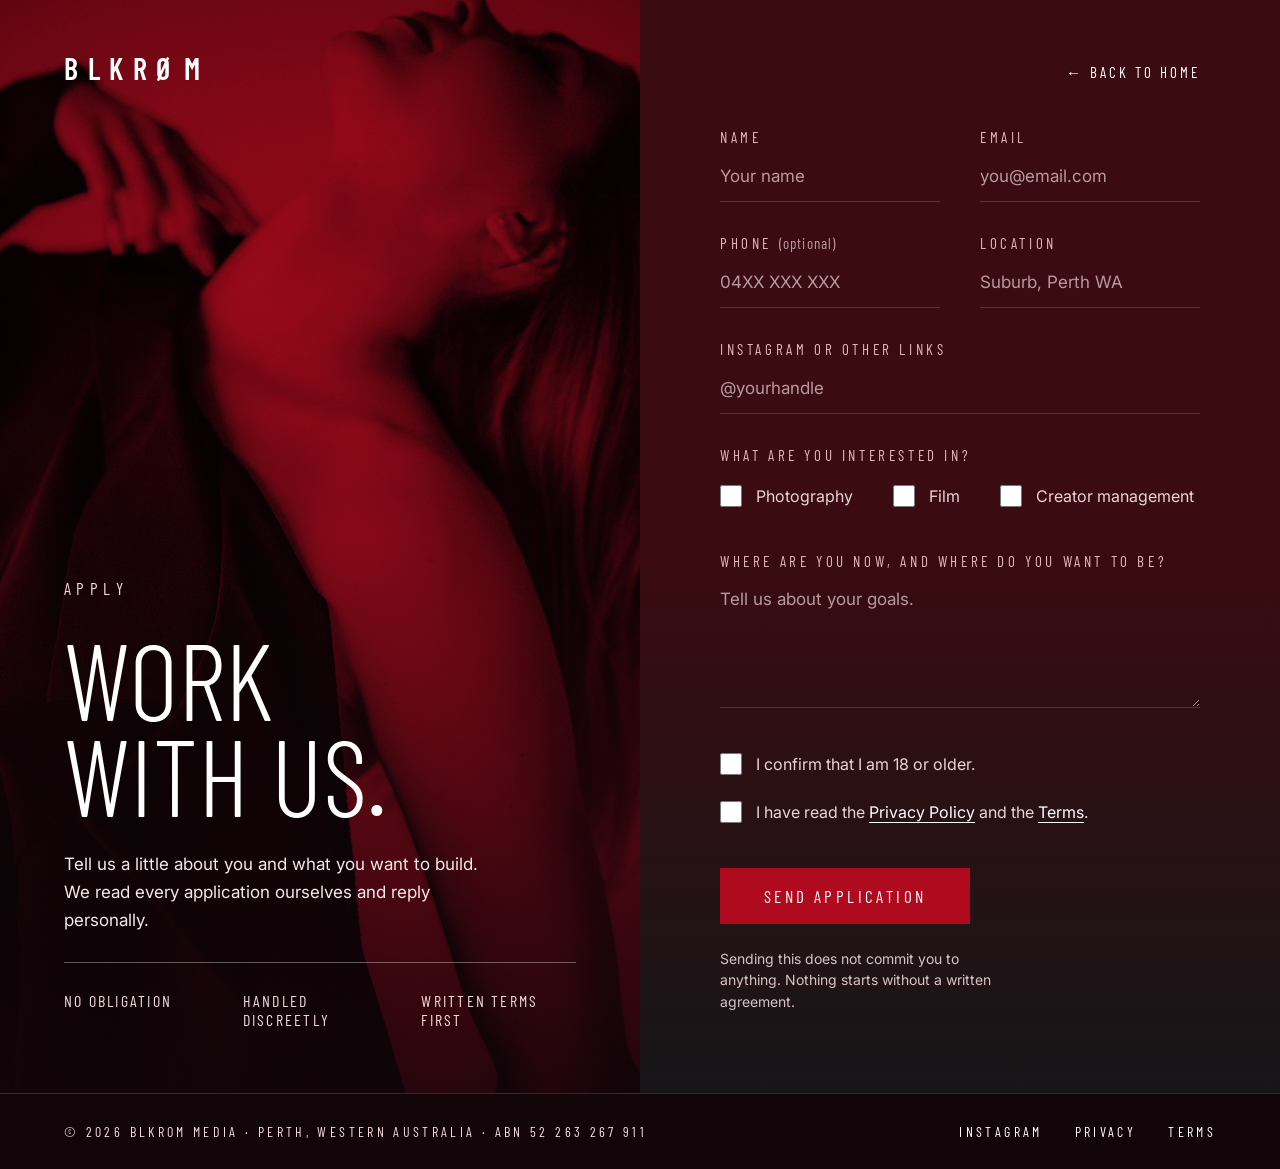
<file: work-with-blkrom.html>
<!doctype html>
<html lang="en">
<head>
<meta charset="utf-8">
<meta name="viewport" content="width=device-width, initial-scale=1">
<title>Work with us — BLKRØM Media</title>
<meta name="description" content="Apply to work with BLKRØM Media in Perth: photography, film and creator management.">
<meta name="theme-color" content="#12050A">
<meta property="og:title" content="Work with us — BLKRØM Media">
<meta property="og:description" content="Apply to work with BLKRØM Media in Perth: photography, film and creator management.">
<meta property="og:type" content="website">
<meta property="og:image" content="https://blkrom-media.com/hero.jpg">
<link rel="icon" type="image/svg+xml" href="/favicon.svg">
<link rel="icon" type="image/png" href="/favicon-96x96.png" sizes="96x96">
<link rel="shortcut icon" href="/favicon.ico">
<link rel="apple-touch-icon" sizes="180x180" href="/apple-touch-icon.png">
<meta name="apple-mobile-web-app-title" content="BLKRØM">
<link rel="manifest" href="/site.webmanifest">
<link rel="preconnect" href="https://fonts.googleapis.com">
<link rel="preconnect" href="https://fonts.gstatic.com" crossorigin>
<link rel="stylesheet" href="https://fonts.googleapis.com/css2?family=Barlow+Condensed:wght@300;400;500;600&family=Inter:wght@400;500&display=swap">
<style>
/* BLKRØM Media — site styles */
:root{
  --accent:#B00A1E;
  --bg:#12050A;
  --soft:#E6D6D8;
  --rose:#E6B8BD;
  --pale:#F0C9CD;
  --line:#5A1E27;
  --pad:64px;
  --cond:'Barlow Condensed',sans-serif;
}
*{box-sizing:border-box}
html{scroll-behavior:smooth}
body{margin:0;background:var(--bg);color:#fff;font-family:'Inter',sans-serif;-webkit-font-smoothing:antialiased}
a{color:#fff}
a:hover{color:var(--pale)}
a:focus-visible,button:focus-visible,input:focus-visible,textarea:focus-visible{outline:2px solid var(--pale);outline-offset:3px}
img{display:block;max-width:100%}
h1,h2,h3,p{margin:0}
.page{display:flex;flex-direction:column;min-height:100vh;overflow:hidden}
.eyebrow{font-family:var(--cond);font-size:15px;letter-spacing:.32em;text-transform:uppercase;color:var(--rose)}
.bgimg{position:absolute;inset:0;width:100%;height:100%;object-fit:cover;filter:grayscale(1) contrast(1.05)}
.tint{position:absolute;inset:0;background:var(--accent);mix-blend-mode:multiply}

/* nav */
.nav{position:relative;display:flex;flex-wrap:wrap;align-items:center;justify-content:center;gap:0 56px;padding:44px 32px 0;font-family:var(--cond);font-size:17px;letter-spacing:.14em;text-transform:uppercase}
.nav a{text-decoration:none;padding:12px 0}
.nav .logo{font-size:30px;font-weight:600;letter-spacing:.32em;padding:6px 24px}

/* hero */
.hero{position:relative;min-height:860px;display:flex;flex-direction:column;overflow:hidden}
.fade{position:absolute;inset:0;background:linear-gradient(to top,rgba(18,5,10,.6) 0%,rgba(18,5,10,0) 40%)}
.hero-body{position:relative;flex:1;display:flex;flex-direction:column;justify-content:space-between;gap:48px;padding:48px var(--pad)}
.hero h1{font-family:var(--cond);font-weight:500;font-size:clamp(34px,4vw,58px);line-height:1.02;text-transform:uppercase}
.hero-row{display:flex;flex-wrap:wrap;align-items:center;justify-content:space-between;gap:24px}
.hero-row p{font-family:var(--cond);font-size:18px;letter-spacing:.2em;text-transform:uppercase;color:#F3DADD}
.btn-line{display:inline-flex;align-items:center;min-height:52px;padding:0 36px;border:1px solid #fff;text-decoration:none;font-family:var(--cond);font-size:17px;letter-spacing:.2em;text-transform:uppercase}
.btn-line:hover{background:#fff;color:var(--bg)}

/* statement */
.statement{padding:120px 32px;display:flex;justify-content:center}
.statement p{max-width:900px;text-align:center;font-family:var(--cond);font-weight:400;font-size:clamp(28px,3.2vw,44px);line-height:1.25;text-transform:uppercase;letter-spacing:.02em}

/* image. motion. direction. */
.cinema{position:relative;min-height:760px;display:flex;flex-direction:column;justify-content:space-between;gap:80px;padding:96px var(--pad) 88px;overflow:hidden}
.cinema .shade{position:absolute;inset:0;background:linear-gradient(to top,rgba(18,5,10,.75) 0%,rgba(18,5,10,0) 60%)}
.cinema h2{position:relative;font-family:var(--cond);font-weight:300;font-size:clamp(56px,10vw,150px);line-height:.88;text-transform:uppercase}
.cinema-cols{position:relative;display:grid;grid-template-columns:repeat(3,minmax(0,1fr))}
.cinema-cols>div{padding:0 36px;border-left:1px solid rgba(255,255,255,.35);display:flex;flex-direction:column;gap:18px}
.cinema-cols .n{font-family:var(--cond);font-size:16px;letter-spacing:.24em;color:#F3DADD}
.cinema-cols h3{font-family:var(--cond);font-weight:500;font-size:44px;line-height:1;text-transform:uppercase}
.cinema-cols p{font-size:16px;line-height:1.65;color:#F6E9EA}

/* carousel */
.reel{padding:120px 0;overflow:hidden}
.drift{display:flex;width:max-content;animation:drift 80s linear infinite}
.drift .frame{position:relative;flex:none;width:340px;height:500px;margin-right:20px;overflow:hidden}
.drift .frame img{position:absolute;inset:0;width:100%;height:100%;object-fit:cover;filter:grayscale(1) contrast(1.05)}
@keyframes drift{from{transform:translateX(-50%)}to{transform:translateX(0)}}

/* what stays yours */
.yours{position:relative;padding:40px var(--pad) 150px;display:flex;flex-direction:column;gap:72px;background:radial-gradient(ellipse 70% 60% at 50% 100%,color-mix(in srgb,var(--accent) 45%,transparent) 0%,rgba(18,5,10,0) 75%)}
.yours .big{font-family:var(--cond);font-weight:500;font-size:clamp(52px,7.4vw,108px);line-height:.95;text-transform:uppercase}
.yours .big span{color:transparent;-webkit-text-stroke:1px var(--pale)}
.yours-cols{display:grid;grid-template-columns:repeat(4,minmax(0,1fr));gap:32px;padding-top:40px;border-top:1px solid rgba(240,201,205,.3)}
.yours-cols h3{font-family:var(--cond);font-weight:600;font-size:22px;letter-spacing:.08em;text-transform:uppercase;color:var(--pale);margin-bottom:12px}
.yours-cols p{font-size:16px;line-height:1.65;color:var(--soft)}

/* how it works */
.how{background:#F4EEEC;color:#1A0A0D;padding:120px var(--pad);display:flex;flex-direction:column;gap:56px}
.how h2{font-family:var(--cond);font-weight:300;font-size:clamp(56px,8vw,118px);line-height:.9;text-transform:uppercase}
.steps{display:flex;flex-wrap:wrap;gap:8px}
.step{flex:1 1 240px;min-height:340px;padding:32px;background:#fff;display:flex;flex-direction:column;justify-content:space-between;gap:32px}
.step-top{display:flex;align-items:center;justify-content:space-between;font-family:var(--cond);color:#8E0A1A}
.step-top span{font-size:15px;letter-spacing:.24em;text-transform:uppercase}
.step-top b{font-weight:300;font-size:72px;line-height:.8}
.step h3{font-family:var(--cond);font-weight:600;font-size:28px;line-height:1.05;text-transform:uppercase;margin-bottom:12px}
.step p{font-size:16px;line-height:1.6;color:#3D2B2E}

/* about */
.about{display:flex;flex-wrap:wrap;align-items:stretch}
.about-photo{flex:1 1 380px;min-height:620px;position:relative;background:#000;overflow:hidden}
.about-photo img{position:absolute;inset:0;width:100%;height:100%;object-fit:cover;object-position:60% 30%;filter:grayscale(1)}
.about-text{flex:1 1 440px;padding:96px var(--pad);display:flex;flex-direction:column;justify-content:center;gap:24px}
.about-text h2{font-family:var(--cond);font-weight:500;font-size:clamp(36px,4vw,56px);line-height:1.05;text-transform:uppercase}
.about-text p{max-width:520px;font-size:17px;line-height:1.7;color:var(--soft)}
.about-text .eyebrow{font-size:16px;letter-spacing:.2em}
.about-text .more{align-self:flex-start;display:inline-flex;align-items:center;min-height:48px;font-family:var(--cond);font-size:17px;letter-spacing:.2em;text-transform:uppercase;text-underline-offset:6px}

/* portrait fades into the text side */

/* small pulsing call to action */
.how-head{display:flex;flex-wrap:wrap;align-items:center;justify-content:space-between;gap:20px 32px}
.pulse{display:inline-flex;align-items:center;min-height:44px;padding:0 22px;border:1px solid #8E0A1A;color:#8E0A1A;text-decoration:none;font-family:var(--cond);font-size:14px;letter-spacing:.2em;text-transform:uppercase;animation:pulse 2.4s ease-out infinite}
.pulse:hover{background:var(--accent);border-color:var(--accent);color:#fff;animation:none}
@keyframes pulse{0%{box-shadow:0 0 0 0 rgba(176,10,30,.5)}70%{box-shadow:0 0 0 14px rgba(176,10,30,0)}100%{box-shadow:0 0 0 0 rgba(176,10,30,0)}}
@media (prefers-reduced-motion:reduce){.pulse{animation:none}}

/* instagram glyph beside the handle */
.handle{display:inline-flex;align-items:center;gap:10px}
.handle .ig{flex:none}

/* footer */
.foot{display:flex;flex-direction:column;overflow:hidden;background:radial-gradient(ellipse 85% 75% at 50% 100%,color-mix(in srgb,var(--accent) 90%,transparent) 0%,color-mix(in srgb,var(--accent) 60%,transparent) 22%,color-mix(in srgb,var(--accent) 22%,transparent) 50%,rgba(18,5,10,0) 80%),var(--bg)}
.contact{padding:136px var(--pad) 112px;display:flex;flex-wrap:wrap;align-items:flex-end;justify-content:space-between;gap:56px}
.contact h2{font-family:var(--cond);font-weight:400;font-size:clamp(64px,9vw,136px);line-height:.92;text-transform:uppercase;margin-top:28px}
.contact-side{max-width:420px;display:flex;flex-direction:column;gap:20px}
.contact-side p{font-size:17px;line-height:1.65;color:var(--soft)}
.contact-side .mail{align-self:flex-start;display:inline-flex;align-items:center;min-height:48px;font-family:var(--cond);font-size:28px;letter-spacing:.06em;text-decoration:none;border-bottom:1px solid var(--accent);overflow-wrap:anywhere}
.contact-side .tel{align-self:flex-start;display:inline-flex;align-items:center;min-height:48px;margin-top:8px;font-family:var(--cond);font-size:22px;letter-spacing:.12em;text-decoration:none;color:var(--pale)}
.mark{display:flex;justify-content:center;padding:8px 0 72px}
.mark a{display:inline-flex;flex-direction:column;align-items:center;gap:18px;min-height:48px;text-decoration:none;font-family:var(--cond);font-size:14px;letter-spacing:.32em;text-transform:uppercase;color:#F3DADD}
.mark img{width:64px;height:auto}
.bar{margin-top:auto;border-top:1px solid rgba(240,201,205,.18);padding:14px var(--pad);display:flex;flex-wrap:wrap;align-items:center;justify-content:space-between;gap:8px 32px;font-family:var(--cond);font-size:14px;letter-spacing:.24em;text-transform:uppercase;color:#F3DADD}
.bar nav{display:flex;flex-wrap:wrap;gap:0 32px}
.bar nav a{text-decoration:none;padding:15px 0}

/* apply page */
.apply{flex:1;display:flex;flex-wrap:wrap;align-items:stretch}
.apply-visual{position:relative;flex:1 1 520px;min-height:620px;display:flex;flex-direction:column;overflow:hidden}
.apply-visual .shade{position:absolute;inset:0;background:linear-gradient(to top,rgba(18,5,10,.8) 0%,rgba(18,5,10,0) 65%)}
.apply-visual .logo{position:relative;align-self:flex-start;margin:44px var(--pad) 0;padding:6px 0;text-decoration:none;font-family:var(--cond);font-size:30px;font-weight:600;letter-spacing:.32em}
.apply-copy{position:relative;margin-top:auto;padding:64px var(--pad);display:flex;flex-direction:column;gap:28px}
.apply-copy .eyebrow{color:#F3DADD}
.apply-copy h1{font-family:var(--cond);font-weight:300;font-size:clamp(64px,8.5vw,128px);line-height:.88;text-transform:uppercase}
.apply-copy p{max-width:440px;font-size:17px;line-height:1.65;color:#F6E9EA}
.pledges{display:grid;grid-template-columns:repeat(3,minmax(0,1fr));gap:24px;padding-top:28px;border-top:1px solid rgba(255,255,255,.35);font-family:var(--cond);font-size:16px;letter-spacing:.14em;text-transform:uppercase;color:#F3DADD}
.apply-form{flex:1 1 520px;padding:48px 80px 80px;display:flex;flex-direction:column;gap:32px}
.apply-form .back{align-self:flex-end;display:inline-flex;align-items:center;min-height:48px;font-family:var(--cond);font-size:15px;letter-spacing:.2em;text-transform:uppercase;text-decoration:none}
.row2{display:grid;grid-template-columns:repeat(auto-fit,minmax(220px,1fr));gap:32px 40px}
.field{display:flex;flex-direction:column;gap:4px}
.lab{font-family:var(--cond);font-size:15px;letter-spacing:.24em;text-transform:uppercase;color:var(--rose)}
.lab i{font-style:normal;letter-spacing:.08em;text-transform:none;color:#B79AA0}
.f{width:100%;min-height:52px;padding:12px 0;background:transparent;border:0;border-bottom:1px solid #6B2A32;border-radius:0;color:#fff;font-family:'Inter',sans-serif;font-size:17px}
textarea.f{resize:vertical;line-height:1.6}
.f::placeholder{color:#B79AA0}
fieldset{margin:0;padding:0;border:0}
legend{padding:0 0 8px}
.checks{display:flex;flex-wrap:wrap;gap:4px 40px}
.chk{display:flex;align-items:center;gap:14px;min-height:48px;font-size:16px;line-height:1.5;color:var(--soft)}
.chk input{width:22px;height:22px;margin:0;accent-color:var(--accent);flex:none}
.submit-row{display:flex;flex-wrap:wrap;align-items:center;gap:24px 32px}
.send{min-height:56px;padding:0 44px;background:var(--accent);color:#fff;border:0;border-radius:0;cursor:pointer;font-family:var(--cond);font-size:17px;letter-spacing:.2em;text-transform:uppercase}
.send:hover{background:#C70C22}
.send[disabled]{opacity:.6;cursor:wait}
.note{max-width:300px;font-size:14px;line-height:1.55;color:#D9C3C6}
.status{font-size:17px;line-height:1.6;color:#F6E9EA}
.status[hidden]{display:none}
.hp{position:absolute;left:-9999px;width:1px;height:1px;overflow:hidden}

/* legal pages */
.legal-head{position:relative;display:flex;flex-direction:column;background:radial-gradient(ellipse 80% 90% at 50% 0%,color-mix(in srgb,var(--accent) 70%,transparent) 0%,color-mix(in srgb,var(--accent) 25%,transparent) 45%,rgba(18,5,10,0) 80%)}
.legal-title{padding:120px var(--pad) 96px;display:flex;flex-wrap:wrap;align-items:flex-end;justify-content:space-between;gap:40px}
.legal-title .eyebrow{color:#F3DADD;margin-bottom:24px}
.legal-title h1{font-family:var(--cond);font-weight:300;font-size:clamp(64px,9vw,136px);line-height:.88;text-transform:uppercase}
.legal-meta{display:flex;flex-direction:column;gap:10px;text-align:right}
.legal-meta p:first-child{font-size:17px;line-height:1.6;color:#F6E9EA}
.legal-meta p:last-child{font-family:var(--cond);font-size:15px;letter-spacing:.24em;text-transform:uppercase;color:#F3DADD}
.legal{padding:0 var(--pad) 120px;display:flex;flex-direction:column}
.legal section{display:grid;grid-template-columns:72px minmax(0,300px) minmax(0,680px);gap:32px;padding:40px 0;border-top:1px solid var(--line)}
.legal section:last-child{border-bottom:1px solid var(--line)}
.legal .num{margin-top:6px;font-family:var(--cond);font-size:16px;letter-spacing:.24em;color:var(--rose)}
.legal h2{font-family:var(--cond);font-weight:500;font-size:32px;line-height:1.05;text-transform:uppercase}
.legal .body{display:flex;flex-direction:column;gap:16px}
.legal .body p,.legal .body li{font-size:17px;line-height:1.75;color:var(--soft)}
.legal ul{margin:0;padding:0 0 0 22px;display:flex;flex-direction:column;gap:16px}
.legal strong{color:#fff;font-weight:500}

/* tablet */
@media (max-width:1000px){
  :root{--pad:40px}
  .cinema-cols{grid-template-columns:1fr;gap:40px}
  .cinema-cols>div{padding:0 0 0 24px}
  .yours-cols{grid-template-columns:repeat(2,minmax(0,1fr))}
  .apply-form{padding:48px var(--pad) 72px}
  .legal section{grid-template-columns:56px minmax(0,1fr);gap:16px 24px}
  .legal .body{grid-column:2}
  .legal-meta{text-align:left}
}
/* phone */
@media (max-width:640px){
  :root{--pad:24px}
  .nav{gap:0 28px;padding:28px 20px 0;font-size:15px}
  .nav .logo{order:-1;flex-basis:100%;text-align:center;padding:6px 0 10px;font-size:26px}
  .hero{min-height:720px}
  .hero-body{padding:32px var(--pad) 40px}
  .hero-row p{font-size:15px;letter-spacing:.14em}
  .hero-row .btn-line{width:100%;justify-content:center}
  .statement{padding:80px 24px}
  .cinema{min-height:0;padding:72px var(--pad) 64px;gap:56px}
  .cinema-cols h3{font-size:36px}
  .reel{padding:72px 0}
  .drift .frame{width:240px;height:360px;margin-right:12px}
  .yours{padding:24px var(--pad) 96px;gap:48px}
  .yours-cols{grid-template-columns:1fr;gap:28px}
  .how{padding:80px var(--pad);gap:40px}
  .step{flex-basis:100%;min-height:0}
  .about-photo{min-height:460px}
  .about-text{padding:64px var(--pad)}
  .contact{padding:88px var(--pad) 72px;gap:40px}
  .contact-side .mail{font-size:24px}
  .mark{padding-bottom:56px}
  .bar{font-size:13px;letter-spacing:.16em}
  .apply-visual{min-height:520px}
  .apply-visual .logo{margin:28px var(--pad) 0;font-size:26px}
  .apply-copy{padding:48px var(--pad)}
  .pledges{grid-template-columns:1fr;gap:10px}
  .apply-form{padding:40px var(--pad) 64px}
  .apply-form .back{align-self:flex-start}
  .send{width:100%}
  .legal-title{padding:72px var(--pad) 56px}
  .legal section{grid-template-columns:1fr;padding:28px 0}
  .legal .body{grid-column:1}
}

/* privacy + terms: red top, anthracite body */
.legal-page{background:#161618}
.legal-page .legal-head{background:radial-gradient(ellipse 80% 70% at 50% 0%,color-mix(in srgb,var(--accent) 75%,transparent) 0%,color-mix(in srgb,var(--accent) 30%,transparent) 45%,rgba(22,22,24,0) 85%),linear-gradient(to bottom,#2A0A11 0%,#161618 100%)}
.legal-page .legal section{border-color:#2C2C30}
.legal-page .legal .num{color:#A9A9B0}
.legal-page .legal .body p,.legal-page .legal .body li{color:#D8D8DC}
.legal-page .bar{border-top-color:#2C2C30;background:#161618}
@media (max-width:1000px){}
@media (max-width:640px){
  .nav{flex-wrap:nowrap;justify-content:center;gap:0 clamp(12px,4vw,18px);padding:26px 12px 0;font-size:clamp(12px,3.7vw,14px);letter-spacing:.08em;white-space:nowrap}
  .nav .logo{flex-basis:auto;position:absolute;left:0;right:0;top:20px;text-align:center;padding:0;font-size:26px;letter-spacing:.3em}
  .nav{padding-top:86px}
  .hero{min-height:max(600px,88svh)}
  .hero-row p span{display:block}
  .hero-row p .dash{display:none}
  .pulse{width:100%;justify-content:center}
}
@media (max-width:640px){.hero-row p{font-size:clamp(10px,3.1vw,13px);letter-spacing:.1em;white-space:nowrap}.hero-row p span{white-space:nowrap}}

.how-cta{display:flex;align-items:center;gap:28px;margin-top:56px}
.how-cta .ln{flex:1;height:1px;background:#8E0A1A;opacity:.45}
@media (max-width:640px){.how-cta{gap:16px;margin-top:40px}.how-cta .pulse{width:auto;padding:0 18px;white-space:nowrap}}

.about-text{background:linear-gradient(to right,#000 0%,var(--bg) 55%)}
@media (max-width:1000px){.about-text{background:linear-gradient(to bottom,#000 0%,var(--bg) 40%)}}
.steps{display:grid;grid-template-columns:repeat(4,1fr)}
.step{flex:none}
@media (max-width:1000px){.steps{grid-template-columns:repeat(2,1fr)}}
@media (max-width:640px){
 .steps{gap:6px}
 .step{padding:16px 14px;gap:18px;min-height:0}
 .step-top span{font-size:11px;letter-spacing:.18em}
 .step-top b{font-size:40px}
 .step h3{font-size:18px;margin-bottom:8px}
 .step p{font-size:13px;line-height:1.5}
}
.legal-page .bar{background:var(--accent);border-top-color:rgba(255,255,255,.25);color:#fff}
.legal-page .bar a{color:#fff}
.apply-form{background:linear-gradient(to bottom,#8A0A1B 0%,#6A0914 50%,#161618 100%)}
@media (max-width:1000px){.apply-form{background:linear-gradient(to bottom,#6A0914 0%,#6A0914 50%,#161618 100%)}}
.legal-page .bar{background:#5E0B16}
.apply-form{background:linear-gradient(to bottom,#3A0B10 0%,#3A0B10 50%,#161618 100%)}
@media (max-width:1000px){.apply-form{background:linear-gradient(to bottom,#3A0B10 0%,#3A0B10 50%,#161618 100%)}}

.done{position:fixed;inset:0;z-index:100;display:flex;align-items:center;justify-content:center;padding:24px;background:rgba(10,3,6,.94);overflow:auto}
.done[hidden]{display:none}
.done-glow{position:absolute;left:50%;bottom:-180px;width:720px;height:420px;margin-left:-360px;background:radial-gradient(ellipse at center,rgba(176,10,30,.65) 0%,rgba(176,10,30,0) 70%);animation:glow 3.2s ease-in-out infinite;pointer-events:none}
.done-card{position:relative;background:var(--bg);border:1px solid rgba(240,201,205,.22);border-top:2px solid var(--accent);max-width:460px;width:100%;padding:52px 40px 40px;text-align:center;display:flex;flex-direction:column;align-items:center}
.done-card svg{margin-bottom:26px}
.done-eye{font-family:var(--cond);font-size:12px;letter-spacing:.4em;text-transform:uppercase;color:#E6B8BD}
.done-card h2{font-family:var(--cond);font-weight:300;text-transform:uppercase;font-size:clamp(52px,17vw,76px);line-height:.9;letter-spacing:.01em;margin-top:12px;color:#fff}
.done-card h2 span{display:block}
.done-card h2 .o{color:transparent;-webkit-text-stroke:1px #E6B8BD;margin-top:4px}
.done-card hr{width:100%;border:0;height:1px;background:rgba(240,201,205,.2);margin:30px 0 22px}
.done-p{font-size:15px;line-height:1.65;color:var(--soft);max-width:340px;margin-bottom:26px}
.done-tags{display:flex;flex-wrap:wrap;justify-content:center;gap:8px 22px;font-family:var(--cond);font-size:12px;letter-spacing:.22em;text-transform:uppercase;color:#E6B8BD;margin-bottom:30px}
.done-btn{display:inline-flex;align-items:center;min-height:48px;padding:0 42px;background:var(--accent);border:1px solid var(--accent);color:#fff;text-decoration:none;font-family:var(--cond);font-size:15px;letter-spacing:.24em;text-transform:uppercase}
.done-btn:hover{background:transparent}
@keyframes ring{from{stroke-dashoffset:176}to{stroke-dashoffset:0}}
@keyframes tick{from{stroke-dashoffset:34}to{stroke-dashoffset:0}}
@keyframes glow{0%,100%{opacity:.75}50%{opacity:1}}
.rg{stroke-dasharray:176;stroke-dashoffset:176;animation:ring 1.1s .2s ease-out forwards}
.tk{stroke-dasharray:34;stroke-dashoffset:34;animation:tick .5s 1.1s ease-out forwards}
.done-card h2{font-size:clamp(40px,12vw,64px)}.done-card h2 span{white-space:nowrap}
.hero .bgimg{filter:grayscale(1) contrast(1.05) brightness(1.15)}
.cinema .bgimg{filter:grayscale(1) contrast(1.2) brightness(1.9)}
@media (max-width:640px){.cinema .bgimg{filter:grayscale(1) contrast(1.2) brightness(1.4)}}
.cinema{background:#0A0204}
.slides{position:absolute;top:0;bottom:0;right:0;width:58%;-webkit-mask-image:linear-gradient(to right,transparent 0%,#000 38%);mask-image:linear-gradient(to right,transparent 0%,#000 38%)}
.slides img{position:absolute;inset:0;width:100%;height:100%;object-fit:cover;object-position:50% 32%;opacity:0;animation:slide 18s infinite ease-in-out;transform:scale(1)}
.slides img:nth-child(1){animation-delay:0s}
.slides img:nth-child(2){animation-delay:6s}
.slides img:nth-child(3){animation-delay:12s}
@keyframes slide{0%{opacity:0;transform:scale(1)}14%{opacity:1}33.4%{opacity:1}47%{opacity:0;transform:scale(1.03)}100%{opacity:0;transform:scale(1)}}
.cinema .shade{background:linear-gradient(to top,rgba(10,2,4,.85) 0%,rgba(10,2,4,0) 45%)}
@media (max-width:1000px){.slides{width:100%;-webkit-mask-image:linear-gradient(to bottom,#000 0%,#000 30%,rgba(0,0,0,.35) 75%);mask-image:linear-gradient(to bottom,#000 0%,#000 30%,rgba(0,0,0,.35) 75%)}}
@media (max-width:1000px){.slides img{object-position:60% 25%;filter:brightness(.72)}}
/* text revision */
.statement-text{max-width:980px;display:flex;flex-direction:column;gap:32px}
.statement p{font-size:clamp(24px,2.5vw,36px);line-height:1.3}
.yours-head{display:flex;flex-direction:column;gap:22px}
.yours .sub{max-width:560px;font-size:18px;line-height:1.6;color:var(--soft)}
.contact-side .contact-cta{align-self:flex-start;margin-top:8px}
@media (max-width:640px){.statement-text{gap:24px}.statement p{font-size:clamp(20px,5.6vw,26px)}.yours .sub{font-size:16px}}
.contact h2{font-size:clamp(56px,7vw,112px)}
.yours-head{gap:0}
.yours .second{margin-top:18px;font-family:var(--cond);font-weight:500;font-size:clamp(24px,2.6vw,38px);line-height:1.1;letter-spacing:.06em;text-transform:uppercase;color:#F3E6E7}
.yours .sub{margin-top:28px;max-width:34ch}
@media (min-width:1001px){.hero{min-height:100vh;min-height:100svh}.hero .bgimg{object-position:50% 22%!important}}
@media (max-width:640px){.yours .second{margin-top:14px;font-size:clamp(20px,6vw,26px);letter-spacing:.04em}.yours .sub{margin-top:20px}}
/* statement A2 */
.statement-text{max-width:980px;gap:0;align-items:center;text-align:center}
.statement .st-eye{font-family:var(--cond);font-size:14px;line-height:1;letter-spacing:.4em;color:#E6B8BD;margin-bottom:28px}
.statement .st-lead{font-family:var(--cond);font-weight:500;font-size:clamp(28px,3.1vw,46px);line-height:1.08;letter-spacing:.01em;max-width:900px}
.statement .st-line{display:block;width:56px;height:1px;background:var(--accent);margin:40px auto}
.statement .st-small{font-family:var(--cond);font-weight:400;font-size:clamp(16px,1.35vw,19px);line-height:1.7;letter-spacing:.16em;color:#E6B8BD;max-width:640px}
.statement .st-strong{color:#fff;font-weight:500;margin-top:20px}
@media (max-width:640px){.statement .st-eye{font-size:12px;margin-bottom:22px}.statement .st-lead{font-size:clamp(24px,7vw,30px)}.statement .st-line{margin:30px auto}.statement .st-small{font-size:15px;letter-spacing:.12em}}
.step{justify-content:flex-start;gap:0}
.step-top{margin-bottom:clamp(40px,5vw,88px)}
@media (max-width:640px){.step-top{margin-bottom:22px}}
.contact{align-items:flex-start}
.contact-side{padding-top:calc(35px + clamp(56px,7vw,112px) * .26)}
@media (max-width:900px){.contact-side{padding-top:0}}
/* mobile polish */
@media (max-width:640px){
 .steps{grid-template-columns:1fr;gap:10px}
 .step{padding:22px 22px 24px}
 .step-top{margin-bottom:18px}
 .step-top b{font-size:44px}
 .step h3{font-size:22px;margin-bottom:8px}
 .step p{font-size:15px;line-height:1.6}
 .statement{padding:72px 24px}
 .statement .st-lead{font-size:clamp(21px,5.8vw,25px);line-height:1.12}
 .about-text{padding:48px var(--pad) 40px}
 .contact{padding:56px var(--pad) 64px}
}
.nw{white-space:nowrap}

</style>
</head>
<body>
<div class="page">
<div class="apply">
<div class="apply-visual">
<img class="bgimg" src="motion.jpg" alt="" style="object-position:50% 30%">
<div class="tint" aria-hidden="true"></div>
<div class="shade" aria-hidden="true"></div>
<a class="logo" href="index.html" aria-label="BLKRØM home">BLKRØM</a>
<div class="apply-copy">
<p class="eyebrow">Apply</p>
<h1>Work<br>with us.</h1>
<p>Tell us a little about you and what you want to build. We read every application ourselves and reply personally.</p>
<div class="pledges"><span>No obligation</span><span>Handled discreetly</span><span>Written terms first</span></div>
</div>
</div>
<form class="apply-form" id="apply" action="https://formspree.io/f/xjyvdzrq" method="POST">
<a class="back" href="index.html">← Back to home</a>
<input type="hidden" name="_subject" value="New application — BLKRØM Media">
<div class="hp" aria-hidden="true"><label>Leave this empty <input type="text" name="_gotcha" tabindex="-1" autocomplete="off"></label></div>
<div class="row2">
<label class="field" for="name"><span class="lab">Name</span><input class="f" id="name" name="name" type="text" placeholder="Your name" autocomplete="name" required></label>
<label class="field" for="email"><span class="lab">Email</span><input class="f" id="email" name="email" type="email" placeholder="you@email.com" autocomplete="email" required></label>
<label class="field" for="phone"><span class="lab">Phone <i>(optional)</i></span><input class="f" id="phone" name="phone" type="tel" placeholder="04XX XXX XXX" autocomplete="tel"></label>
<label class="field" for="location"><span class="lab">Location</span><input class="f" id="location" name="location" type="text" placeholder="Suburb, Perth WA"></label>
</div>
<label class="field" for="socials"><span class="lab">Instagram or other links</span><input class="f" id="socials" name="socials" type="text" placeholder="@yourhandle"></label>
<fieldset>
<legend class="lab">What are you interested in?</legend>
<div class="checks">
<label class="chk" for="i1"><input id="i1" name="interest" value="Photography" type="checkbox"><span>Photography</span></label><label class="chk" for="i2"><input id="i2" name="interest" value="Film" type="checkbox"><span>Film</span></label><label class="chk" for="i3"><input id="i3" name="interest" value="Creator management" type="checkbox"><span>Creator management</span></label>
</div>
</fieldset>
<label class="field" for="message"><span class="lab">Where are you now, and where do you want to be?</span><textarea class="f" id="message" name="message" rows="4" placeholder="Tell us about your goals."></textarea></label>
<div>
<label class="chk" for="age"><input id="age" name="age_18_plus" value="yes" type="checkbox" required><span>I confirm that I am 18 or older.</span></label>
<label class="chk" for="ok"><input id="ok" name="read_privacy_terms" value="yes" type="checkbox" required><span>I have read the <a href="privacy.html" target="_blank" rel="noopener" style="text-underline-offset:4px">Privacy Policy</a> and the <a href="terms.html" target="_blank" rel="noopener" style="text-underline-offset:4px">Terms</a>.</span></label>
</div>
<div class="submit-row">
<button class="send" type="submit">Send application</button>
<p class="note">Sending this does not commit you to anything. Nothing starts without a written agreement.</p>
</div>
<p class="status" id="status" role="status" aria-live="polite" hidden></p>
</form>
</div>
<div class="bar">
<span>© 2026 BLKROM MEDIA · <span class="nw">Perth, Western Australia</span> · <span class="nw">ABN 52 263 267 911</span></span>
<nav aria-label="Footer">
<a href="https://www.instagram.com/blkrom_media/" rel="noopener">Instagram</a>
<a href="privacy.html">Privacy</a>
<a href="terms.html">Terms</a>
</nav>
</div>
</div>
<div class="done" id="done" role="dialog" aria-modal="true" aria-labelledby="done-t" hidden>
<div class="done-glow"></div>
<div class="done-card">
<svg width="72" height="72" viewBox="0 0 72 72" aria-hidden="true"><circle cx="36" cy="36" r="28" fill="none" stroke="rgba(240,201,205,.15)" stroke-width="1.5"/><circle class="rg" cx="36" cy="36" r="28" fill="none" stroke="#D01530" stroke-width="1.5" transform="rotate(-90 36 36)"/><path class="tk" d="M24 37 L32 45 L48 28" fill="none" stroke="#F0C9CD" stroke-width="2" stroke-linecap="square"/></svg>
<p class="done-eye">Application</p>
<h2 id="done-t"><span>Received</span><span class="o">Thank you.</span></h2>
<hr>
<p class="done-p">We review every application personally. If there is alignment, you will hear from us.</p>
<p class="done-tags"><span>No obligation</span><span>Handled discreetly</span></p>
<a class="done-btn" href="index.html">Back to home</a>
</div>
</div>
<script>
(function(){
  var form=document.getElementById('apply'),status=document.getElementById('status'),btn=form.querySelector('.send');
  function show(msg){status.textContent=msg;status.hidden=false;}
  var done=document.getElementById('done');
  function openDone(){status.hidden=true;done.hidden=false;document.body.style.overflow='hidden';done.querySelector('.done-btn').focus();}
  function closeDone(){done.hidden=true;document.body.style.overflow='';}
  done.addEventListener('click',function(e){if(e.target===done||e.target.classList.contains('done-glow'))closeDone();});
  document.addEventListener('keydown',function(e){if(e.key==='Escape'&&!done.hidden)closeDone();});
  if(location.hash==='#preview-done')openDone();
  form.addEventListener('submit',function(e){
    e.preventDefault();
    if(!form.reportValidity())return;
    btn.disabled=true;btn.textContent='Sending…';
    var data=new FormData(form);
    fetch(form.action,{method:'POST',body:data,headers:{'Accept':'application/json'}})
      .then(function(r){
        if(!r.ok)throw new Error('failed');
        form.reset();btn.textContent='Send application';btn.disabled=false;
        openDone();
      })
      .catch(function(){
        btn.disabled=false;btn.textContent='Send application';
        var body='Name: '+data.get('name')+'\nEmail: '+data.get('email')+'\nPhone: '+(data.get('phone')||'')+'\nLocation: '+(data.get('location')||'')+'\nLinks: '+(data.get('socials')||'')+'\nInterested in: '+data.getAll('interest').join(', ')+'\n\n'+(data.get('message')||'');
        show('Something went wrong sending the form. Your email app will open with your answers filled in, so you can send them to us directly.');
        window.location.href='mailto:contact@blkrom-media.com?subject='+encodeURIComponent('Application — BLKRØM Media')+'&body='+encodeURIComponent(body);
      });
  });
})();
</script>
</body>
</html>
</file>
